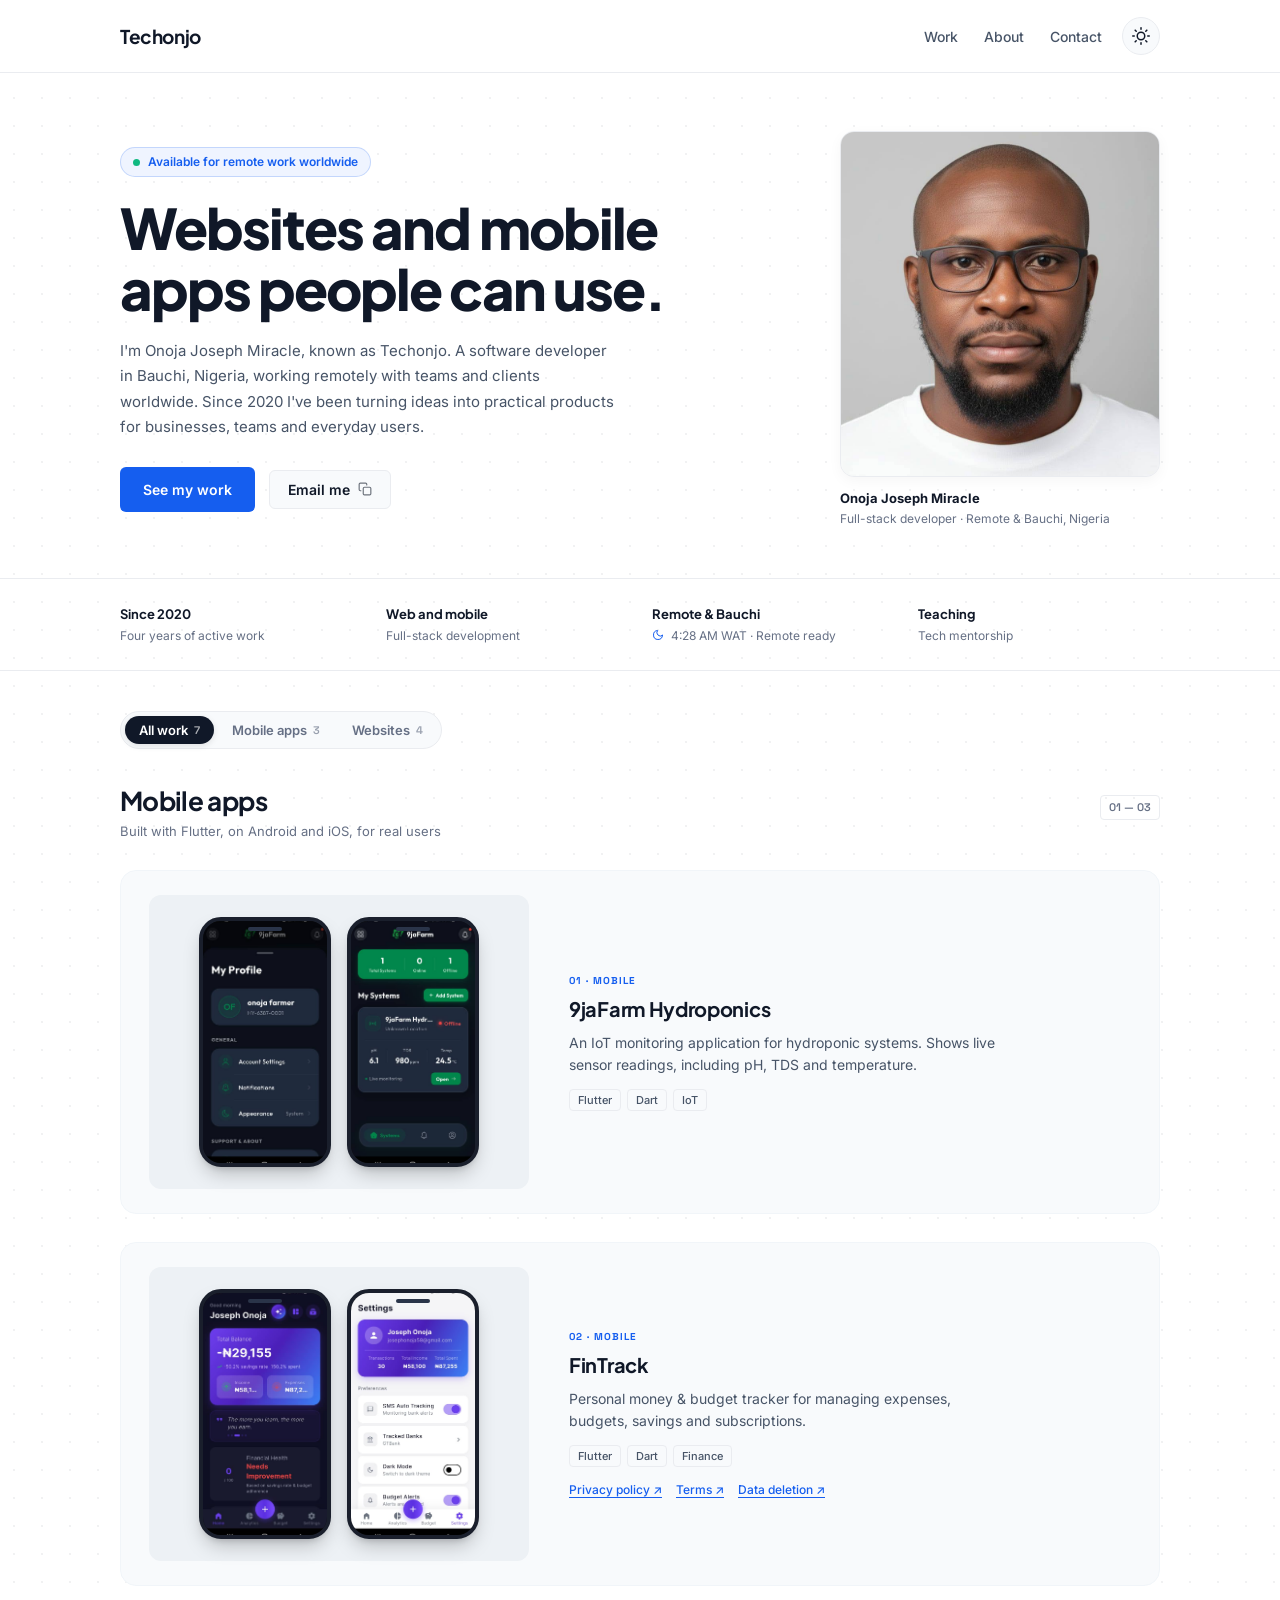
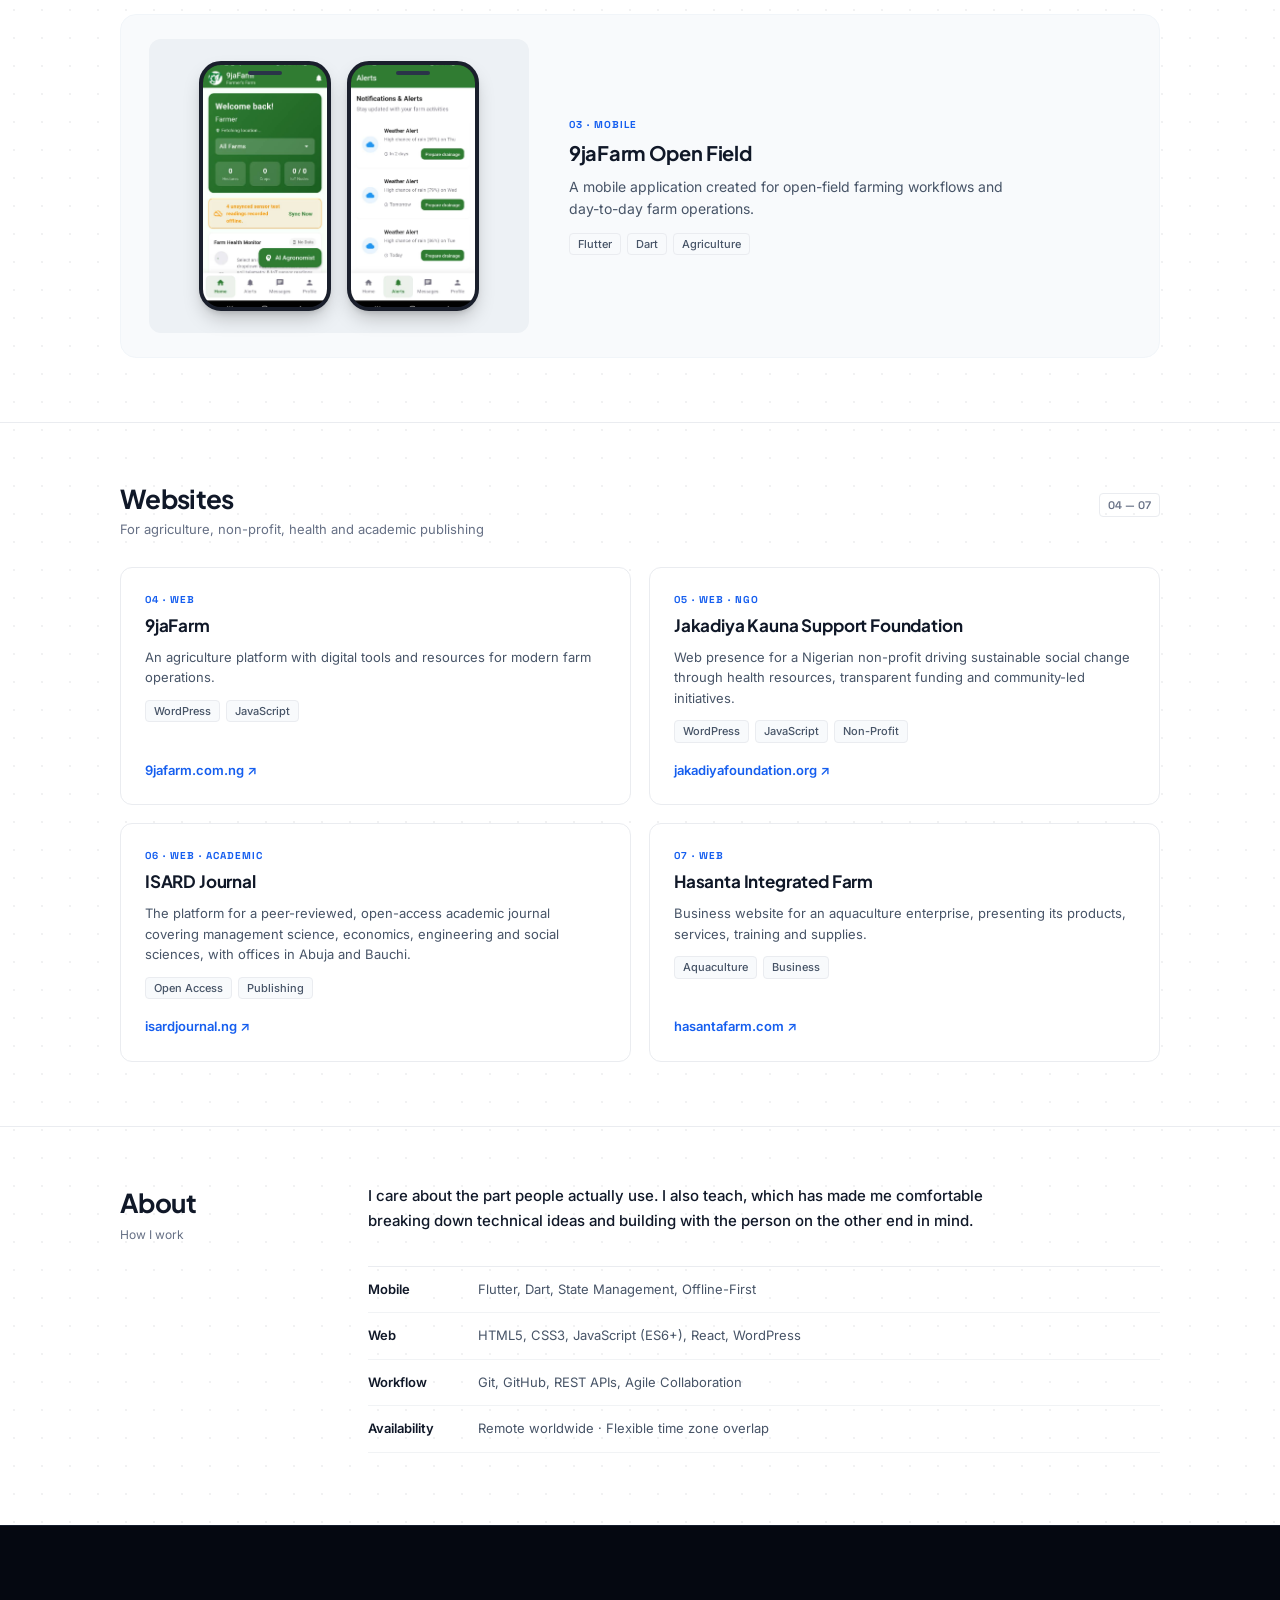
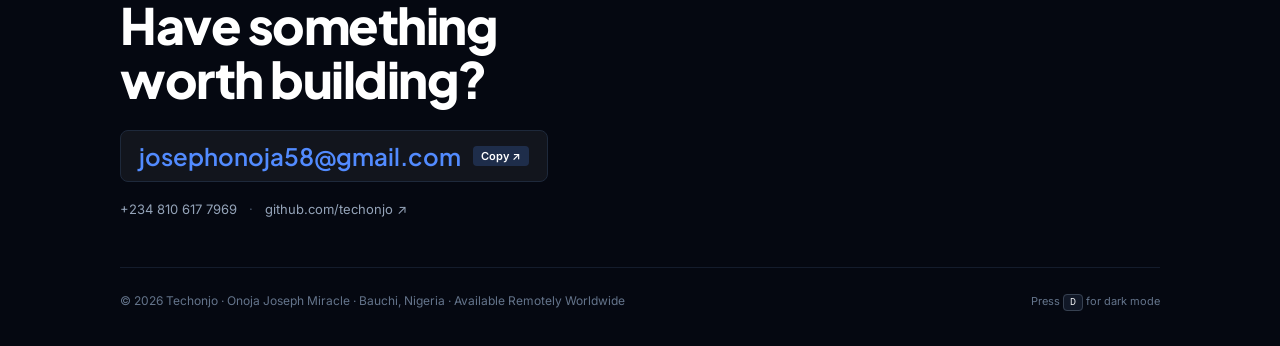
<file: index.html>
<!DOCTYPE html>
<html lang="en" data-theme="light">
<head>
  <meta charset="UTF-8">
  <meta name="viewport" content="width=device-width, initial-scale=1.0">
  <meta name="description" content="Techonjo — Onoja Joseph Miracle, software developer building websites and mobile applications people can use.">
  <title>Techonjo — Software Developer</title>
  <link rel="preconnect" href="https://fonts.googleapis.com">
  <link rel="preconnect" href="https://fonts.gstatic.com" crossorigin>
  <link href="https://fonts.googleapis.com/css2?family=Inter:wght@400;500;600;700&family=Plus+Jakarta+Sans:wght@600;700;800&family=Space+Grotesk:wght@500;600;700&display=swap" rel="stylesheet">
  <link rel="stylesheet" href="styles.css">
  <script>
    (function() {
      const saved = localStorage.getItem('techonjo-theme');
      if (saved) {
        document.documentElement.setAttribute('data-theme', saved);
      } else if (window.matchMedia && window.matchMedia('(prefers-color-scheme: dark)').matches) {
        document.documentElement.setAttribute('data-theme', 'dark');
      }
    })();
  </script>
</head>
<body class="blueprint-grid">

  <!-- Toast Notification for Copying Email -->
  <div class="toast" id="toast" role="status" aria-live="polite">
    <svg class="toast-svg" width="16" height="16" viewBox="0 0 24 24" fill="none" stroke="#10b981" stroke-width="2.5" stroke-linecap="round" stroke-linejoin="round">
      <polyline points="20 6 9 17 4 12"></polyline>
    </svg>
    <span id="toast-msg">Email copied to clipboard</span>
  </div>

  <!-- Navigation -->
  <header class="nav-wrapper">
    <div class="nav-inner">
      <a class="brand" href="#home">Techonjo</a>
      
      <div class="nav-right">
        <nav class="nav-links">
          <a href="#work">Work</a>
          <a href="#about">About</a>
          <a href="#contact">Contact</a>
        </nav>

        <!-- Dark Mode Toggle Button -->
        <button class="theme-toggle" id="theme-toggle" aria-label="Toggle theme" title="Toggle dark mode (or press D)">
          <svg class="sun-icon" viewBox="0 0 24 24" width="18" height="18" fill="none" stroke="currentColor" stroke-width="2" stroke-linecap="round" stroke-linejoin="round">
            <circle cx="12" cy="12" r="5"></circle>
            <line x1="12" y1="1" x2="12" y2="3"></line>
            <line x1="12" y1="21" x2="12" y2="23"></line>
            <line x1="4.22" y1="4.22" x2="5.64" y2="5.64"></line>
            <line x1="18.36" y1="18.36" x2="19.78" y2="19.78"></line>
            <line x1="1" y1="12" x2="3" y2="12"></line>
            <line x1="21" y1="12" x2="23" y2="12"></line>
            <line x1="4.22" y1="19.78" x2="5.64" y2="18.36"></line>
            <line x1="18.36" y1="5.64" x2="19.78" y2="4.22"></line>
          </svg>
          <svg class="moon-icon" viewBox="0 0 24 24" width="18" height="18" fill="none" stroke="currentColor" stroke-width="2" stroke-linecap="round" stroke-linejoin="round">
            <path d="M21 12.79A9 9 0 1 1 11.21 3 7 7 0 0 0 21 12.79z"></path>
          </svg>
        </button>

        <button class="hamburger" id="hamburger" aria-label="Open menu">
          <span></span><span></span><span></span>
        </button>
      </div>
    </div>
  </header>

  <!-- Mobile Nav Overlay -->
  <div class="mobile-nav" id="mobile-nav">
    <button class="close-btn" id="close-nav" aria-label="Close menu">✕</button>
    <a href="#work" class="mob-link">Work</a>
    <a href="#about" class="mob-link">About</a>
    <a href="#contact" class="mob-link">Contact</a>
    <button class="mob-theme-toggle" id="mob-theme-toggle">
      <svg width="16" height="16" viewBox="0 0 24 24" fill="none" stroke="currentColor" stroke-width="2" stroke-linecap="round" stroke-linejoin="round">
        <path d="M21 12.79A9 9 0 1 1 11.21 3 7 7 0 0 0 21 12.79z"></path>
      </svg>
      <span>Switch Theme</span>
    </button>
    <a href="mailto:josephonoja58@gmail.com" class="mob-email">josephonoja58@gmail.com ↗</a>
  </div>

  <main>
    <!-- Hero Section -->
    <section class="hero-section" id="home">
      <div class="container hero-grid">
        <div class="hero-content">
          <div class="status-pill">
            <span class="pulse-dot"></span>
            <span id="hero-status-text">Available for remote work worldwide</span>
          </div>

          <h1 class="hero-title">Websites and mobile<br>apps people can use.</h1>
          <p class="hero-lead">
            I'm Onoja Joseph Miracle, known as Techonjo. A software developer in Bauchi, Nigeria, working remotely with teams and clients worldwide. Since 2020 I've been turning ideas into practical products for businesses, teams and everyday users.
          </p>

          <div class="hero-actions">
            <a class="btn btn-primary" href="#work">See my work</a>
            <!-- One-click copy email button with subtle copy feedback -->
            <button class="btn btn-copy" id="hero-copy-email" title="Click to copy email address" data-email="josephonoja58@gmail.com">
              <span class="btn-copy-text">Email me</span>
              <svg class="copy-svg" width="14" height="14" viewBox="0 0 24 24" fill="none" stroke="currentColor" stroke-width="2" stroke-linecap="round" stroke-linejoin="round">
                <rect x="9" y="9" width="13" height="13" rx="2" ry="2"></rect>
                <path d="M5 15H4a2 2 0 0 1-2-2V4a2 2 0 0 1 2-2h9a2 2 0 0 1 2 2v1"></path>
              </svg>
            </button>
          </div>
        </div>

        <div class="hero-portrait-col">
          <div class="portrait-card">
            <img src="assets/profile.jpg" alt="Onoja Joseph Miracle">
          </div>
          <div class="portrait-caption">
            <strong>Onoja Joseph Miracle</strong>
            <span>Full-stack developer · Remote &amp; Bauchi, Nigeria</span>
          </div>
        </div>
      </div>
    </section>

    <!-- Stats Bar -->
    <section class="stats-section">
      <div class="container stats-grid">
        <div class="stat-item">
          <span class="stat-title">Since 2020</span>
          <span class="stat-desc">Four years of active work</span>
        </div>
        <div class="stat-item">
          <span class="stat-title">Web and mobile</span>
          <span class="stat-desc">Full-stack development</span>
        </div>
        <div class="stat-item">
          <span class="stat-title" id="bauchi-title">Remote &amp; Bauchi</span>
          <span class="stat-desc" id="bauchi-time">Loading local time...</span>
        </div>
        <div class="stat-item">
          <span class="stat-title">Teaching</span>
          <span class="stat-desc">Tech mentorship</span>
        </div>
      </div>
    </section>

    <!-- Interactive Filter Strip -->
    <section class="filter-section" id="work">
      <div class="container filter-container">
        <div class="filter-pills" role="tablist" aria-label="Project category filter">
          <button class="filter-btn active" data-filter="all" role="tab" aria-selected="true">
            All work <span class="filter-count">7</span>
          </button>
          <button class="filter-btn" data-filter="mobile" role="tab" aria-selected="false">
            Mobile apps <span class="filter-count">3</span>
          </button>
          <button class="filter-btn" data-filter="websites" role="tab" aria-selected="false">
            Websites <span class="filter-count">4</span>
          </button>
        </div>
      </div>
    </section>

    <!-- Mobile Apps Section -->
    <section class="work-section project-group" id="group-mobile">
      <div class="container">
        <div class="section-header">
          <div>
            <h2>Mobile apps</h2>
            <p class="section-tagline">Built with Flutter, on Android and iOS, for real users</p>
          </div>
          <span class="section-badge">01 — 03</span>
        </div>

        <div class="apps-list">
          <!-- App 1: 9jaFarm Hydroponics -->
          <article class="app-card" data-tilt>
            <div class="app-visual">
              <div class="phone-frame phone-back" title="Tap to bring forward">
                <div class="phone-notch"></div>
                <img src="assets/hydropro.jpeg" alt="9jaFarm Hydroponics status screen">
              </div>
              <div class="phone-frame phone-front" title="Tap to bring forward">
                <div class="phone-notch"></div>
                <img src="assets/9jafarm-farmer.jpg" alt="9jaFarm Farmer app screen">
              </div>
            </div>
            <div class="app-info">
              <div class="project-tag-num">01 · MOBILE</div>
              <h3>9jaFarm Hydroponics</h3>
              <p>An IoT monitoring application for hydroponic systems. Shows live sensor readings, including pH, TDS and temperature.</p>
              <div class="tags-row">
                <span class="pill-tag">Flutter</span>
                <span class="pill-tag">Dart</span>
                <span class="pill-tag">IoT</span>
              </div>
            </div>
          </article>

          <!-- App 2: FinTrack -->
          <article class="app-card" data-tilt>
            <div class="app-visual">
              <div class="phone-frame phone-back" title="Tap to bring forward">
                <div class="phone-notch"></div>
                <img src="assets/Fintrack.jpeg" alt="FinTrack dark screen">
              </div>
              <div class="phone-frame phone-front" title="Tap to bring forward">
                <div class="phone-notch"></div>
                <img src="assets/fintrackwhite.jpeg" alt="FinTrack light screen">
              </div>
            </div>
            <div class="app-info">
              <div class="project-tag-num">02 · MOBILE</div>
              <h3>FinTrack</h3>
              <p>Personal money &amp; budget tracker for managing expenses, budgets, savings and subscriptions.</p>
              <div class="tags-row">
                <span class="pill-tag">Flutter</span>
                <span class="pill-tag">Dart</span>
                <span class="pill-tag">Finance</span>
              </div>
              <div class="app-links">
                <a href="fintrack-privacy-policy.html">Privacy policy ↗</a>
                <a href="fintrack-terms.html">Terms ↗</a>
                <a href="fintrack-deletion.html">Data deletion ↗</a>
              </div>
            </div>
          </article>

          <!-- App 3: 9jaFarm Open Field -->
          <article class="app-card" data-tilt>
            <div class="app-visual">
              <div class="phone-frame phone-back" title="Tap to bring forward">
                <div class="phone-notch"></div>
                <img src="assets/9jafarm-hydroponics.jpg" alt="9jaFarm Open Field dashboard">
              </div>
              <div class="phone-frame phone-front" title="Tap to bring forward">
                <div class="phone-notch"></div>
                <img src="assets/9jafarmweather.jpeg" alt="9jaFarm Open Field weather screen">
              </div>
            </div>
            <div class="app-info">
              <div class="project-tag-num">03 · MOBILE</div>
              <h3>9jaFarm Open Field</h3>
              <p>A mobile application created for open-field farming workflows and day-to-day farm operations.</p>
              <div class="tags-row">
                <span class="pill-tag">Flutter</span>
                <span class="pill-tag">Dart</span>
                <span class="pill-tag">Agriculture</span>
              </div>
            </div>
          </article>
        </div>
      </div>
    </section>

    <!-- Websites Section -->
    <section class="websites-section project-group" id="group-websites">
      <div class="container">
        <div class="section-header">
          <div>
            <h2>Websites</h2>
            <p class="section-tagline">For agriculture, non-profit, health and academic publishing</p>
          </div>
          <span class="section-badge">04 — 07</span>
        </div>

        <div class="websites-grid">
          <!-- Card 1: 9jaFarm -->
          <div class="web-card">
            <div class="web-card-top">
              <div class="project-tag-num">04 · WEB</div>
              <h3>9jaFarm</h3>
              <p>An agriculture platform with digital tools and resources for modern farm operations.</p>
              <div class="tags-row">
                <span class="pill-tag">WordPress</span>
                <span class="pill-tag">JavaScript</span>
              </div>
            </div>
            <a class="web-link" href="https://9jafarm.com.ng" target="_blank" rel="noopener">9jafarm.com.ng ↗</a>
          </div>

          <!-- Card 2: Jakadiya Kauna Support Foundation -->
          <div class="web-card">
            <div class="web-card-top">
              <div class="project-tag-num">05 · WEB · NGO</div>
              <h3>Jakadiya Kauna Support Foundation</h3>
              <p>Web presence for a Nigerian non-profit driving sustainable social change through health resources, transparent funding and community-led initiatives.</p>
              <div class="tags-row">
                <span class="pill-tag">WordPress</span>
                <span class="pill-tag">JavaScript</span>
                <span class="pill-tag">Non-Profit</span>
              </div>
            </div>
            <a class="web-link" href="https://jakadiyafoundation.org" target="_blank" rel="noopener">jakadiyafoundation.org ↗</a>
          </div>

          <!-- Card 3: ISARD Journal -->
          <div class="web-card">
            <div class="web-card-top">
              <div class="project-tag-num">06 · WEB · ACADEMIC</div>
              <h3>ISARD Journal</h3>
              <p>The platform for a peer-reviewed, open-access academic journal covering management science, economics, engineering and social sciences, with offices in Abuja and Bauchi.</p>
              <div class="tags-row">
                <span class="pill-tag">Open Access</span>
                <span class="pill-tag">Publishing</span>
              </div>
            </div>
            <a class="web-link" href="https://isardjournal.ng" target="_blank" rel="noopener">isardjournal.ng ↗</a>
          </div>

          <!-- Card 4: Hasanta Integrated Farm -->
          <div class="web-card">
            <div class="web-card-top">
              <div class="project-tag-num">07 · WEB</div>
              <h3>Hasanta Integrated Farm</h3>
              <p>Business website for an aquaculture enterprise, presenting its products, services, training and supplies.</p>
              <div class="tags-row">
                <span class="pill-tag">Aquaculture</span>
                <span class="pill-tag">Business</span>
              </div>
            </div>
            <a class="web-link" href="https://hasantafarm.com" target="_blank" rel="noopener">hasantafarm.com ↗</a>
          </div>
        </div>
      </div>
    </section>

    <!-- About Section -->
    <section class="about-section" id="about">
      <div class="container about-grid">
        <div class="about-left">
          <h2>About</h2>
          <span class="about-subhead">How I work</span>
        </div>
        <div class="about-right">
          <p class="about-lead">
            I care about the part people actually use. I also teach, which has made me comfortable breaking down technical ideas and building with the person on the other end in mind.
          </p>

          <div class="skills-table">
            <div class="skill-row">
              <span class="skill-label">Mobile</span>
              <span class="skill-value">Flutter, Dart, State Management, Offline-First</span>
            </div>
            <div class="skill-row">
              <span class="skill-label">Web</span>
              <span class="skill-value">HTML5, CSS3, JavaScript (ES6+), React, WordPress</span>
            </div>
            <div class="skill-row">
              <span class="skill-label">Workflow</span>
              <span class="skill-value">Git, GitHub, REST APIs, Agile Collaboration</span>
            </div>
            <div class="skill-row">
              <span class="skill-label">Availability</span>
              <span class="skill-value">Remote worldwide · Flexible time zone overlap</span>
            </div>
          </div>
        </div>
      </div>
    </section>
  </main>

  <!-- Dark Footer / Contact Section -->
  <footer class="footer-dark" id="contact">
    <div class="container footer-container">
      <div class="footer-top">
        <h2 class="footer-heading">Have something<br>worth building?</h2>
        
        <!-- Interactive Copy Email in Footer -->
        <div class="footer-email-box">
          <button class="footer-email-btn" id="footer-copy-email" data-email="josephonoja58@gmail.com" title="Click to copy email address">
            <span>josephonoja58@gmail.com</span>
            <span class="copy-badge">Copy ↗</span>
          </button>
        </div>

        <div class="footer-contacts">
          <a href="tel:+2348106177969">+234 810 617 7969</a>
          <span class="footer-sep">·</span>
          <a href="https://github.com/techonjo" target="_blank" rel="noopener">github.com/techonjo ↗</a>
        </div>
      </div>

      <div class="footer-bottom">
        <p>© 2026 Techonjo · Onoja Joseph Miracle · Bauchi, Nigeria · Available Remotely Worldwide</p>
        <span class="footer-shortcuts">Press <kbd>D</kbd> for dark mode</span>
      </div>
    </div>
  </footer>

  <script src="script.js"></script>
</body>
</html>
</file>
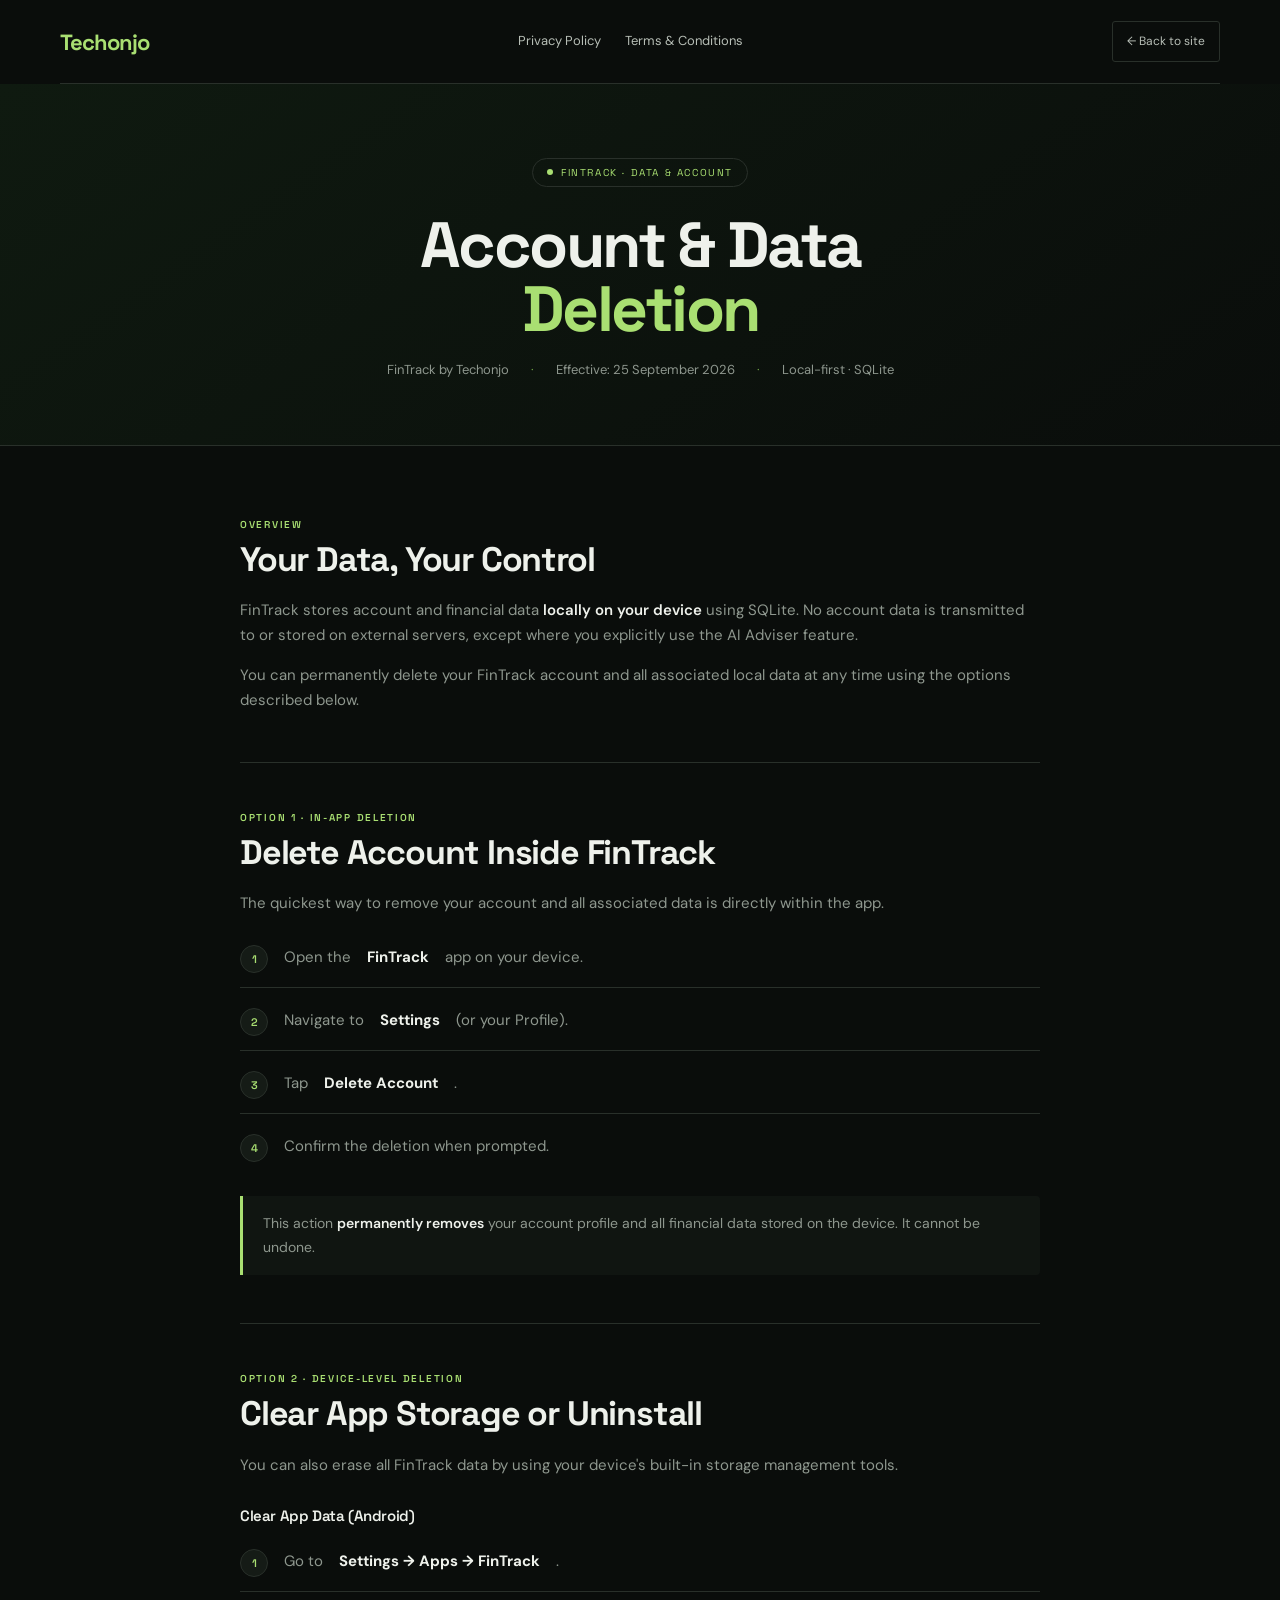
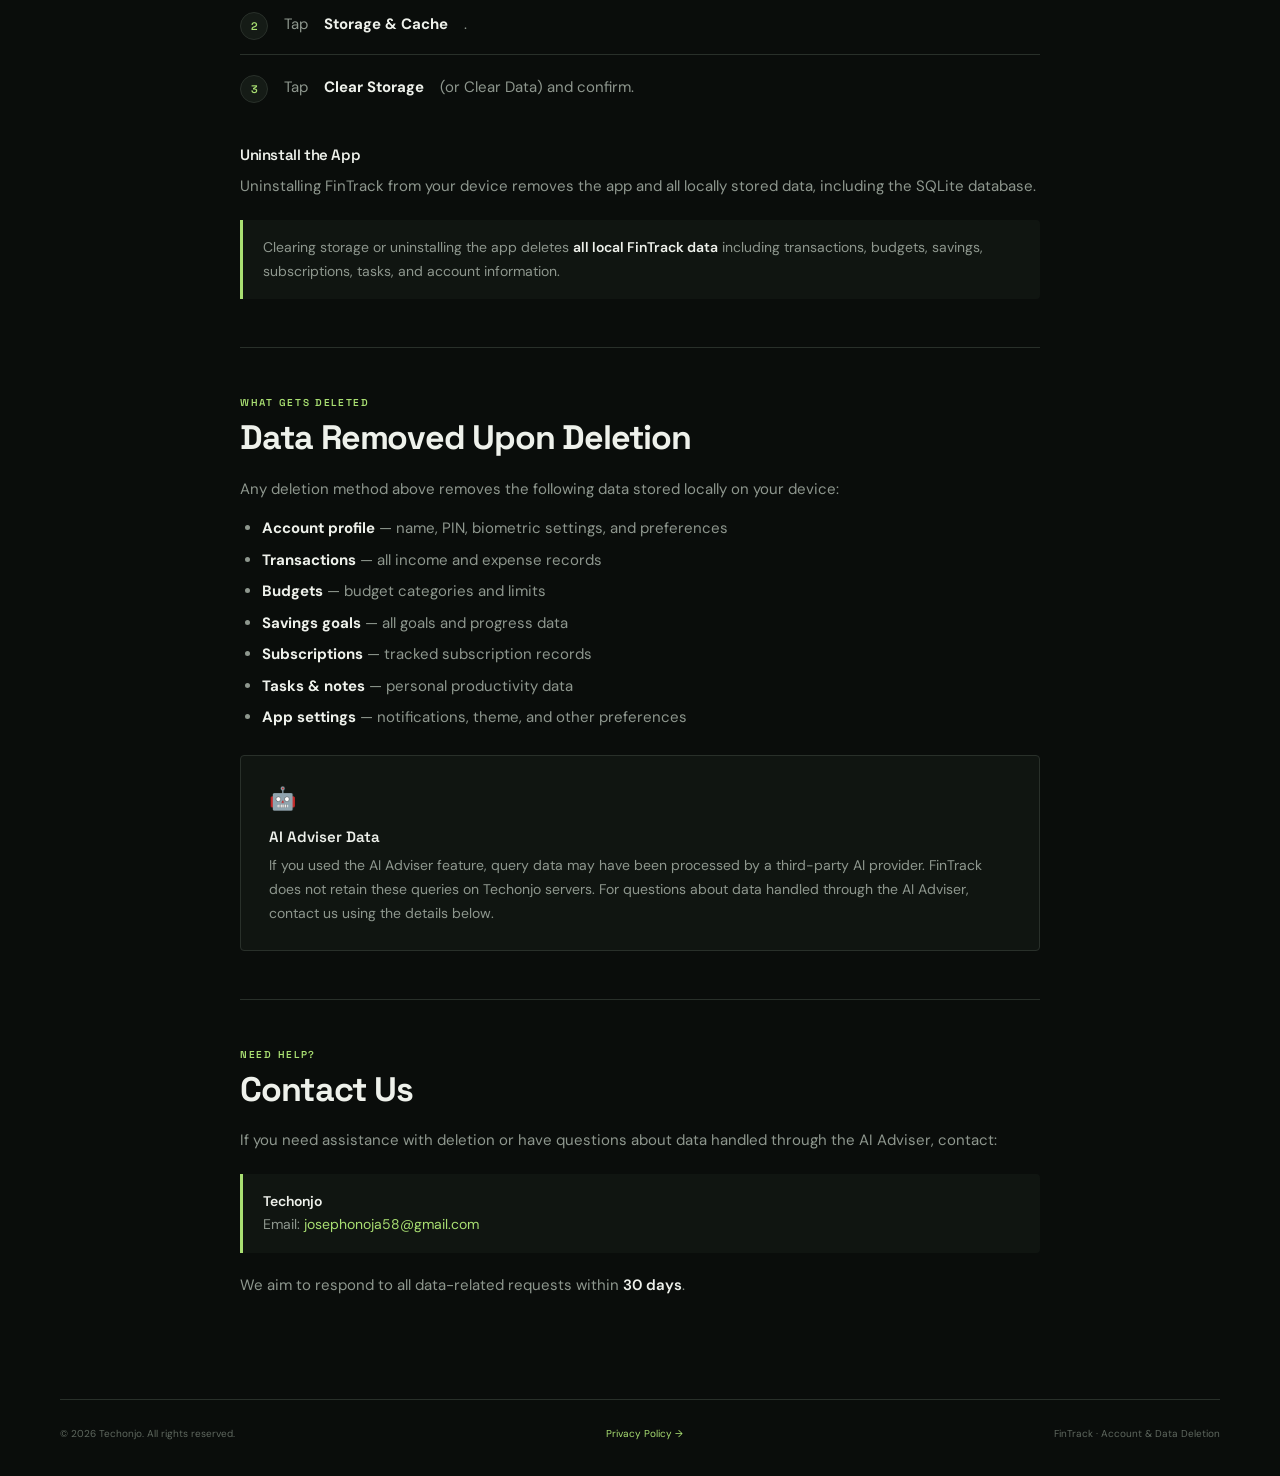
<file: fintrack-deletion.html>
<!DOCTYPE html>
<html lang="en">
<head>
  <meta charset="UTF-8">
  <meta name="viewport" content="width=device-width, initial-scale=1.0">
  <meta name="description" content="FinTrack Account & Data Deletion — how to delete your FinTrack account and locally stored data.">
  <title>Account &amp; Data Deletion — FinTrack by Techonjo</title>
  <link rel="preconnect" href="https://fonts.googleapis.com">
  <link rel="preconnect" href="https://fonts.gstatic.com" crossorigin>
  <link href="https://fonts.googleapis.com/css2?family=DM+Sans:wght@400;500;600;700&family=Space+Grotesk:wght@500;600;700&display=swap" rel="stylesheet">
  <style>
    :root{--bg:#0a0d0b;--panel:#101511;--panel2:#151b16;--text:#eef1eb;--muted:#8e978e;--line:#29302a;--green:#a9df72;--green2:#6f9f45;--max:800px}
    *,*::before,*::after{box-sizing:border-box;margin:0;padding:0}
    html{scroll-behavior:smooth}
    body{background:var(--bg);color:var(--text);font-family:"DM Sans",sans-serif;line-height:1.7}
    a{color:var(--green);text-decoration:none}
    a:hover{text-decoration:underline}

    /* Nav */
    .nav{width:min(1160px,calc(100% - 44px));height:84px;margin:auto;border-bottom:1px solid var(--line);display:flex;align-items:center;justify-content:space-between}
    .brand{font:700 22px "Space Grotesk";letter-spacing:-1px;color:var(--green)}
    .nav-links{display:flex;gap:24px}
    .nav-links a{font-size:13px;color:#b7beb6}
    .nav-links a:hover{color:var(--green);text-decoration:none}
    .back-btn{border:1px solid var(--line);padding:9px 14px;border-radius:3px;font-size:12px;color:#b7beb6;display:flex;align-items:center;gap:6px;transition:color .2s,border-color .2s}
    .back-btn:hover{color:var(--green);border-color:var(--green);text-decoration:none}

    /* Hero banner */
    .hero-banner{border-bottom:1px solid var(--line);background:linear-gradient(145deg,#0f1a10,#0a0d0b);padding:72px 22px 64px;text-align:center}
    .hero-banner .pill{display:inline-flex;align-items:center;gap:8px;border:1px solid var(--line);border-radius:999px;padding:5px 14px;font-size:10px;font-family:"Space Grotesk",sans-serif;letter-spacing:1.6px;text-transform:uppercase;color:var(--green);margin-bottom:26px}
    .hero-banner .pill span{display:inline-block;width:6px;height:6px;border-radius:50%;background:var(--green)}
    .hero-banner h1{font:700 clamp(38px,6vw,64px) "Space Grotesk";letter-spacing:-2.5px;line-height:1;margin-bottom:18px}
    .hero-banner h1 em{font-style:normal;color:var(--green)}
    .hero-banner .meta{color:var(--muted);font-size:13px;display:flex;justify-content:center;gap:22px;flex-wrap:wrap}
    .hero-banner .meta span+span::before{content:"·";margin-right:22px;color:var(--green2)}

    /* Content */
    .doc-wrap{width:min(var(--max),calc(100% - 44px));margin:72px auto 100px}

    /* Sections */
    .doc-section{border-top:1px solid var(--line);padding-top:48px;margin-top:48px}
    .doc-section:first-of-type{border-top:none;margin-top:0;padding-top:0}
    .section-num{font:600 10px "Space Grotesk";letter-spacing:1.7px;text-transform:uppercase;color:var(--green);margin-bottom:10px}
    h2.section-title{font:700 clamp(24px,4vw,34px) "Space Grotesk";letter-spacing:-1.2px;line-height:1.1;margin-bottom:20px}
    h3.sub-title{font:600 15px "Space Grotesk";letter-spacing:-0.4px;color:var(--text);margin:28px 0 10px}
    p{color:var(--muted);font-size:15px;margin-bottom:14px}
    p:last-child{margin-bottom:0}
    p strong{color:var(--text);font-weight:600}
    ul,ol.content-list{padding-left:22px;margin-bottom:14px}
    li{color:var(--muted);font-size:15px;margin-bottom:6px;line-height:1.7}
    li strong{color:var(--text)}

    /* Highlight */
    .highlight{border-left:3px solid var(--green);background:var(--panel);padding:16px 20px;border-radius:0 4px 4px 0;margin:20px 0}
    .highlight p{font-size:14px;margin:0}

    /* Numbered steps */
    .steps{counter-reset:step;padding-left:0;list-style:none;margin-bottom:14px}
    .steps li{counter-increment:step;display:flex;gap:16px;align-items:flex-start;padding:14px 0;border-bottom:1px solid var(--line);color:var(--muted);font-size:15px}
    .steps li:last-child{border-bottom:none}
    .steps li::before{content:counter(step);flex-shrink:0;width:28px;height:28px;border-radius:50%;background:var(--panel2);border:1px solid var(--line);display:flex;align-items:center;justify-content:center;font:600 11px "Space Grotesk";color:var(--green);line-height:28px;text-align:center}

    /* Info card */
    .info-card{background:var(--panel);border:1px solid var(--line);border-radius:4px;padding:24px 28px;margin:24px 0}
    .info-card .card-icon{font-size:22px;margin-bottom:10px}
    .info-card h3{font:600 15px "Space Grotesk";color:var(--text);margin-bottom:8px}
    .info-card p{font-size:14px;margin:0}

    /* Footer */
    footer{width:min(1160px,calc(100% - 44px));margin:auto;border-top:1px solid var(--line);padding:25px 0 34px;color:#5f685f;font-size:10px;display:flex;justify-content:space-between;flex-wrap:wrap;gap:8px}
    footer a{color:var(--green);font-size:10px}

    /* Responsive */
    @media(max-width:640px){.nav-links{display:none}}
    @media(max-width:480px){.nav,footer{width:calc(100% - 28px)}.doc-wrap{width:calc(100% - 28px)}}
  </style>
</head>
<body>

  <nav class="nav" role="navigation" aria-label="Site navigation">
    <a class="brand" href="index.html">Techonjo</a>
    <div class="nav-links">
      <a href="fintrack-privacy-policy.html">Privacy Policy</a>
      <a href="fintrack-terms.html">Terms &amp; Conditions</a>
    </div>
    <a class="back-btn" href="index.html">&#8592; Back to site</a>
  </nav>

  <div class="hero-banner" role="banner">
    <div class="pill"><span></span>FinTrack &middot; Data &amp; Account</div>
    <h1>Account &amp; Data<br><em>Deletion</em></h1>
    <div class="meta">
      <span>FinTrack by Techonjo</span>
      <span>Effective: 25 September 2026</span>
      <span>Local-first &middot; SQLite</span>
    </div>
  </div>

  <main class="doc-wrap" id="main-content">

    <!-- Overview -->
    <section class="doc-section" id="s1">
      <div class="section-num">Overview</div>
      <h2 class="section-title">Your Data, Your Control</h2>
      <p>FinTrack stores account and financial data <strong>locally on your device</strong> using SQLite. No account data is transmitted to or stored on external servers, except where you explicitly use the AI Adviser feature.</p>
      <p>You can permanently delete your FinTrack account and all associated local data at any time using the options described below.</p>
    </section>

    <!-- Delete via App -->
    <section class="doc-section" id="s2">
      <div class="section-num">Option 1 &middot; In-App Deletion</div>
      <h2 class="section-title">Delete Account Inside FinTrack</h2>
      <p>The quickest way to remove your account and all associated data is directly within the app.</p>
      <ol class="steps">
        <li>Open the <strong>FinTrack</strong> app on your device.</li>
        <li>Navigate to <strong>Settings</strong> (or your Profile).</li>
        <li>Tap <strong>Delete Account</strong>.</li>
        <li>Confirm the deletion when prompted.</li>
      </ol>
      <div class="highlight">
        <p>This action <strong>permanently removes</strong> your account profile and all financial data stored on the device. It cannot be undone.</p>
      </div>
    </section>

    <!-- Delete via Device -->
    <section class="doc-section" id="s3">
      <div class="section-num">Option 2 &middot; Device-Level Deletion</div>
      <h2 class="section-title">Clear App Storage or Uninstall</h2>
      <p>You can also erase all FinTrack data by using your device's built-in storage management tools.</p>

      <h3 class="sub-title">Clear App Data (Android)</h3>
      <ol class="steps">
        <li>Go to <strong>Settings &rarr; Apps &rarr; FinTrack</strong>.</li>
        <li>Tap <strong>Storage &amp; Cache</strong>.</li>
        <li>Tap <strong>Clear Storage</strong> (or Clear Data) and confirm.</li>
      </ol>

      <h3 class="sub-title">Uninstall the App</h3>
      <p>Uninstalling FinTrack from your device removes the app and all locally stored data, including the SQLite database.</p>
      <div class="highlight">
        <p>Clearing storage or uninstalling the app deletes <strong>all local FinTrack data</strong> including transactions, budgets, savings, subscriptions, tasks, and account information.</p>
      </div>
    </section>

    <!-- What is deleted -->
    <section class="doc-section" id="s4">
      <div class="section-num">What Gets Deleted</div>
      <h2 class="section-title">Data Removed Upon Deletion</h2>
      <p>Any deletion method above removes the following data stored locally on your device:</p>
      <ul>
        <li><strong>Account profile</strong> &mdash; name, PIN, biometric settings, and preferences</li>
        <li><strong>Transactions</strong> &mdash; all income and expense records</li>
        <li><strong>Budgets</strong> &mdash; budget categories and limits</li>
        <li><strong>Savings goals</strong> &mdash; all goals and progress data</li>
        <li><strong>Subscriptions</strong> &mdash; tracked subscription records</li>
        <li><strong>Tasks &amp; notes</strong> &mdash; personal productivity data</li>
        <li><strong>App settings</strong> &mdash; notifications, theme, and other preferences</li>
      </ul>

      <div class="info-card">
        <div class="card-icon">&#129302;</div>
        <h3>AI Adviser Data</h3>
        <p>If you used the AI Adviser feature, query data may have been processed by a third-party AI provider. FinTrack does not retain these queries on Techonjo servers. For questions about data handled through the AI Adviser, contact us using the details below.</p>
      </div>
    </section>

    <!-- Contact -->
    <section class="doc-section" id="s5">
      <div class="section-num">Need Help?</div>
      <h2 class="section-title">Contact Us</h2>
      <p>If you need assistance with deletion or have questions about data handled through the AI Adviser, contact:</p>
      <div class="highlight">
        <p><strong>Techonjo</strong><br>Email: <a href="mailto:josephonoja58@gmail.com">josephonoja58@gmail.com</a></p>
      </div>
      <p>We aim to respond to all data-related requests within <strong>30 days</strong>.</p>
    </section>

  </main>

  <footer role="contentinfo">
    <span>&copy; 2026 Techonjo. All rights reserved.</span>
    <span><a href="fintrack-privacy-policy.html">Privacy Policy &rarr;</a></span>
    <span>FinTrack &middot; Account &amp; Data Deletion</span>
  </footer>

</body>
</html>
</file>
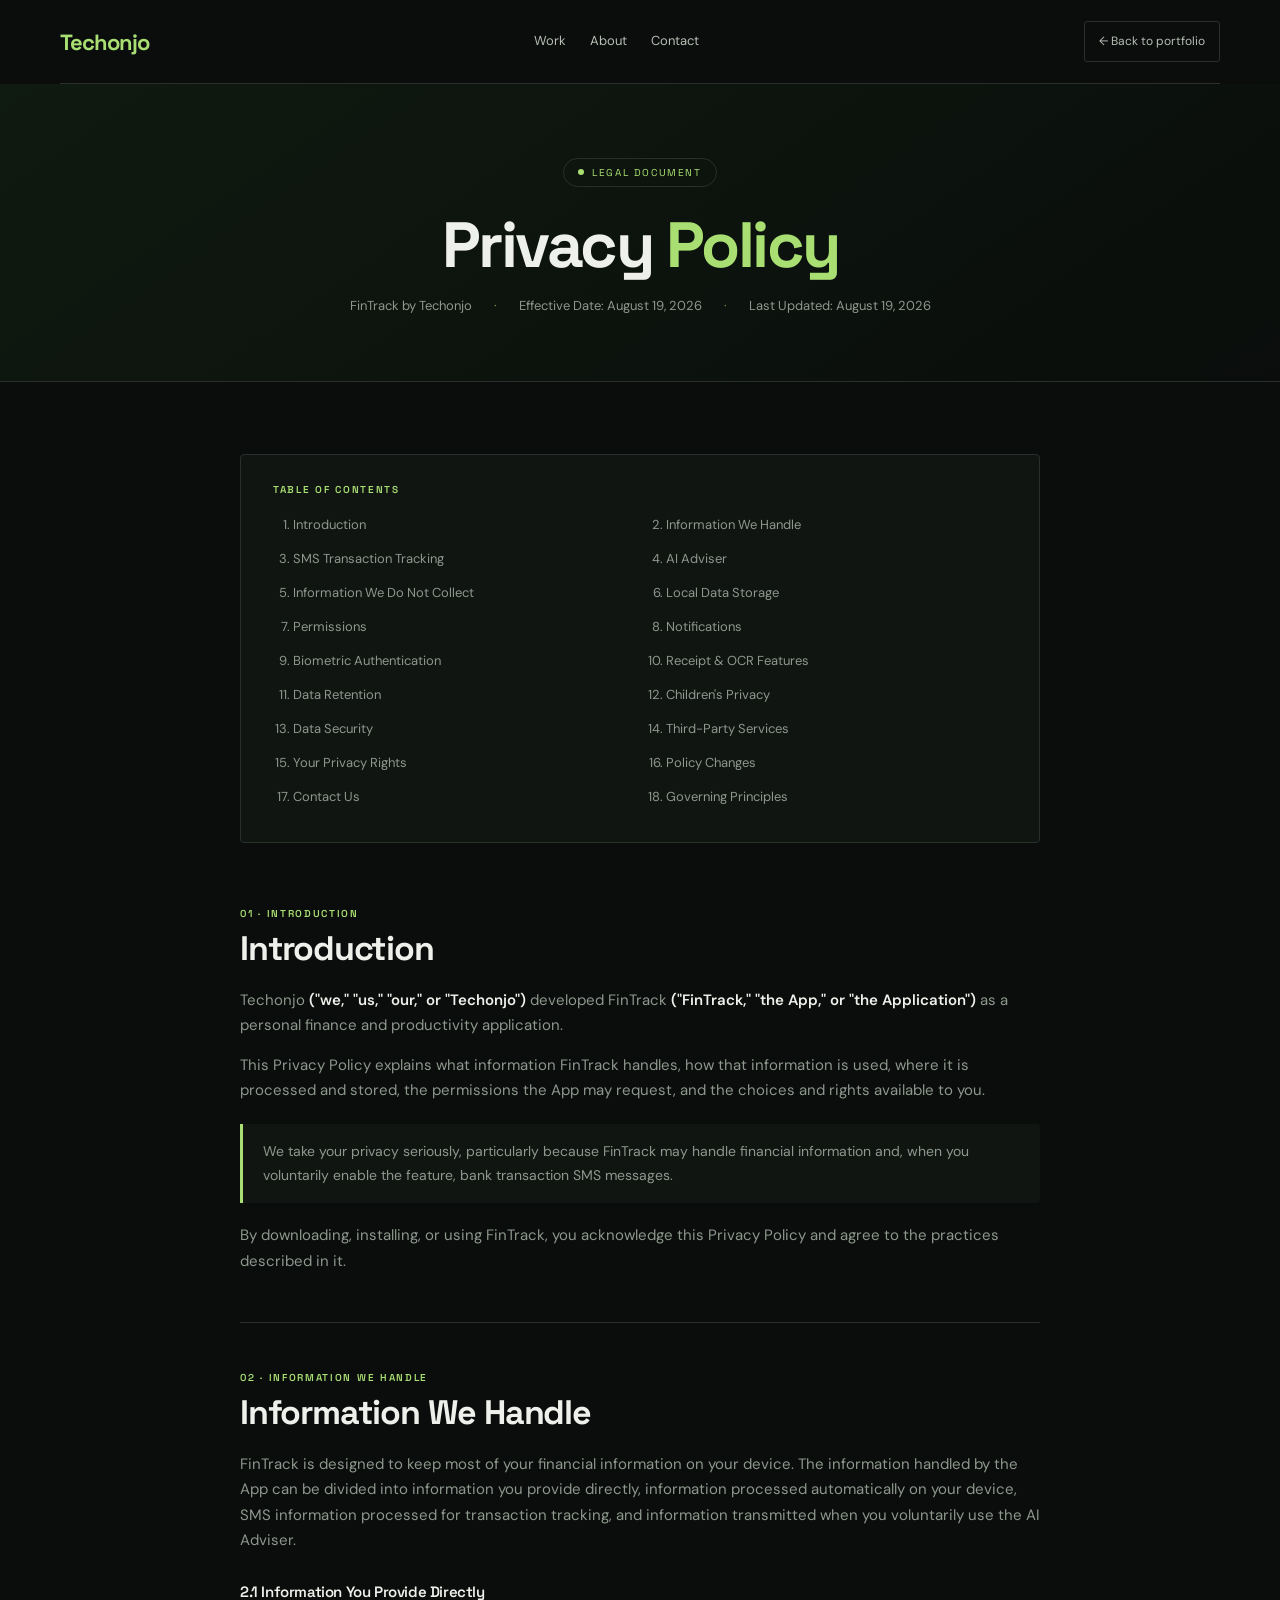
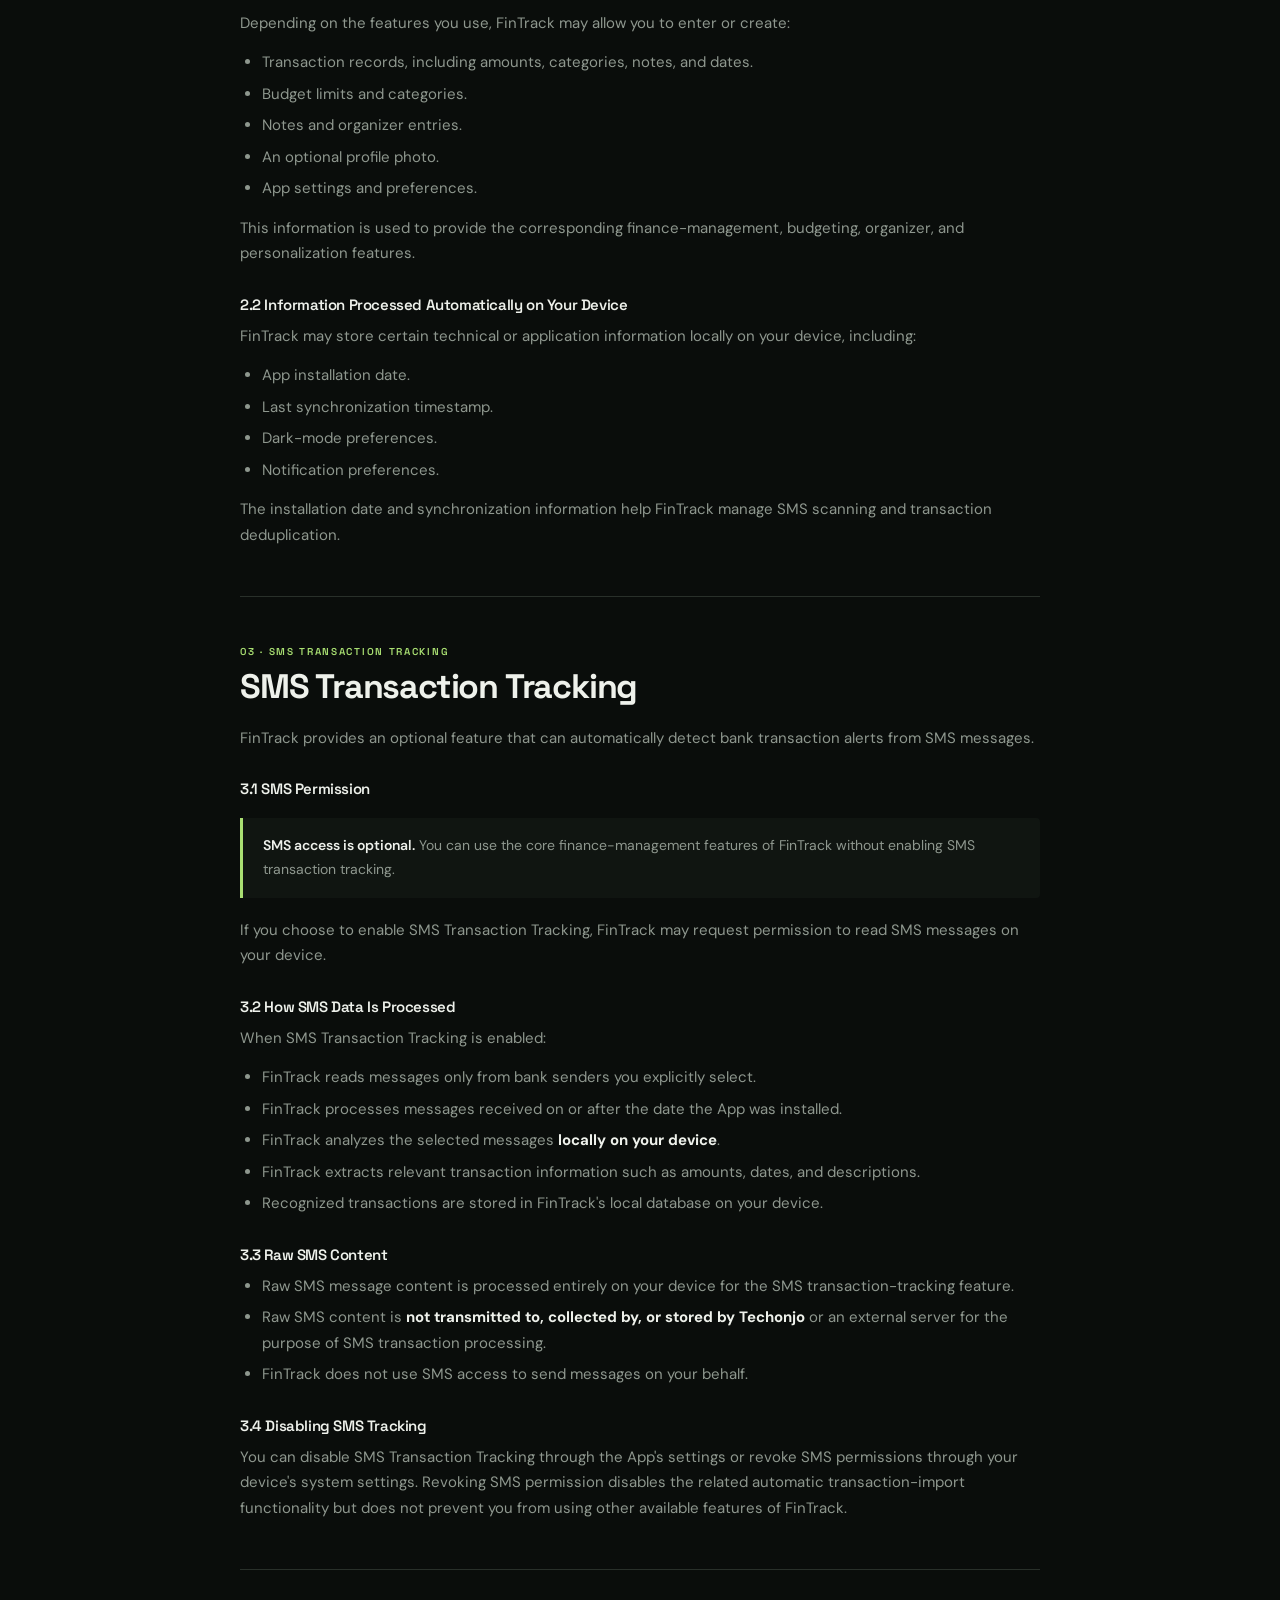
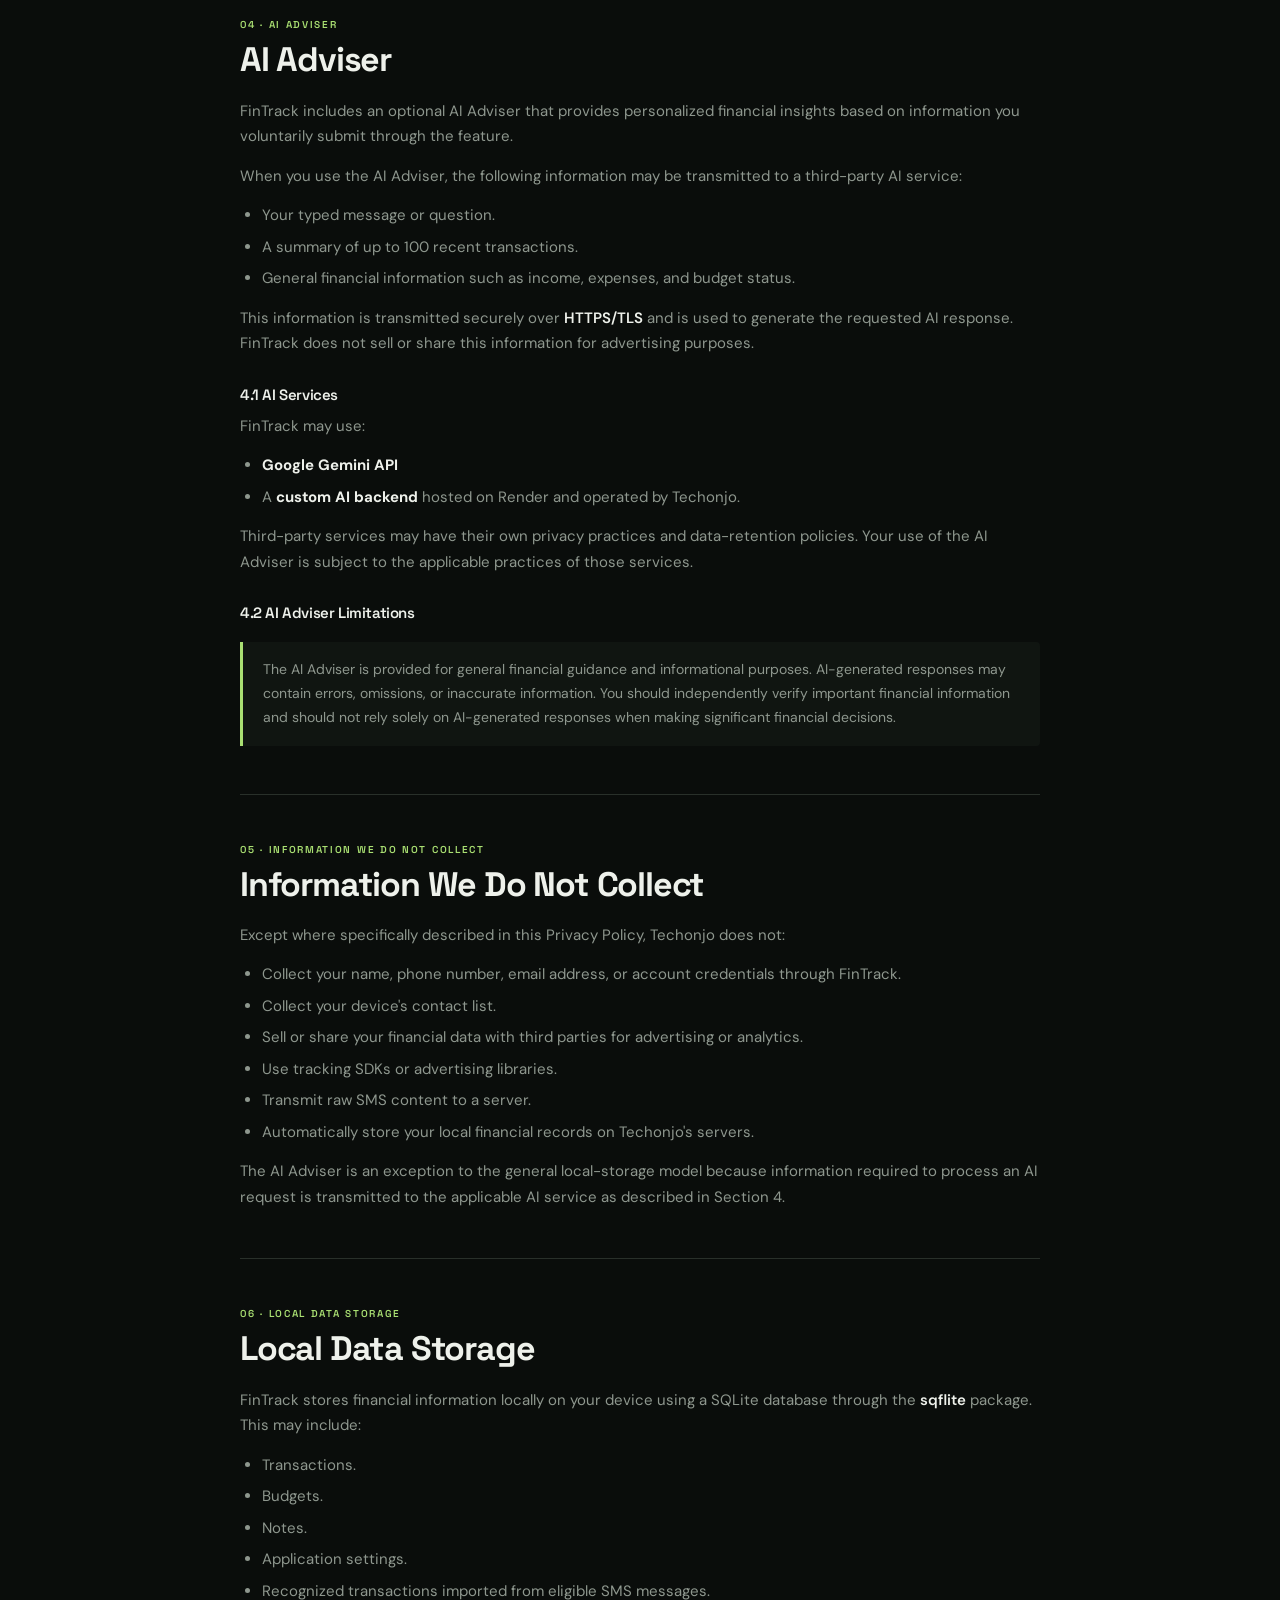
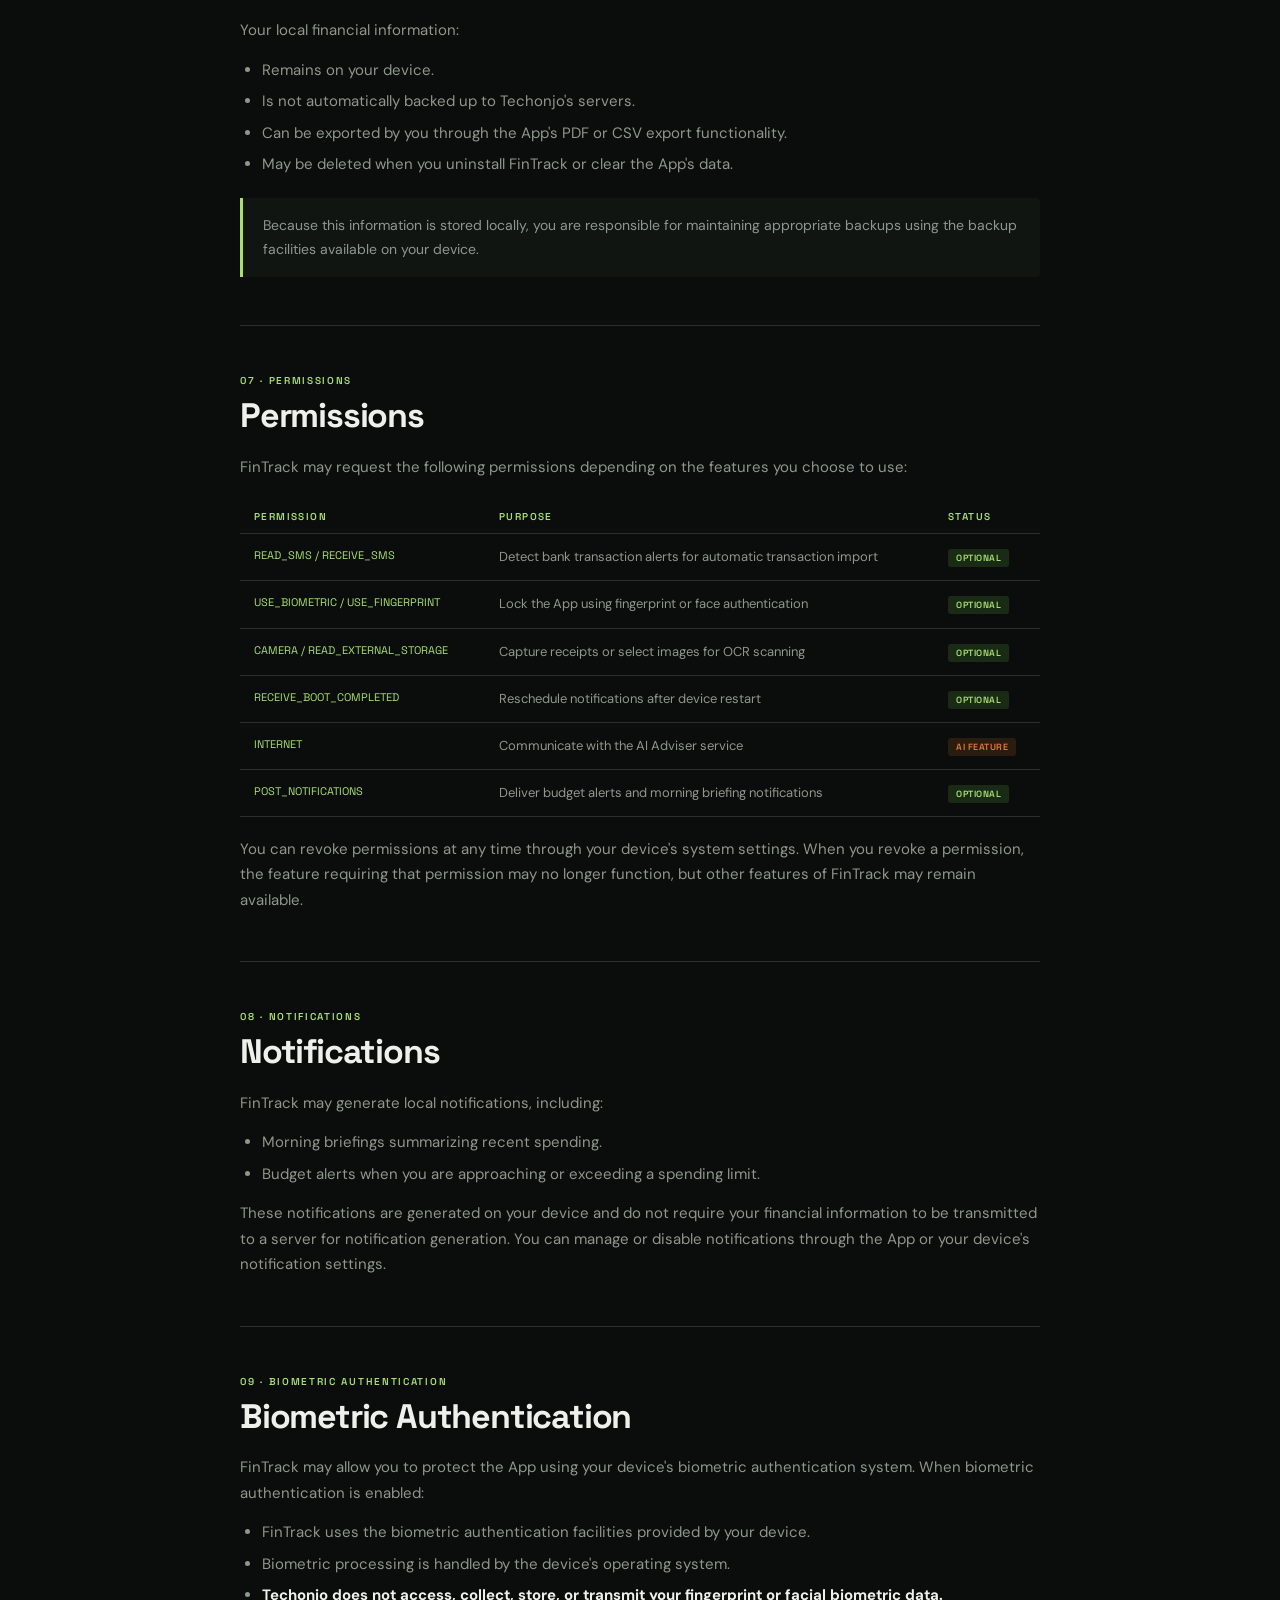
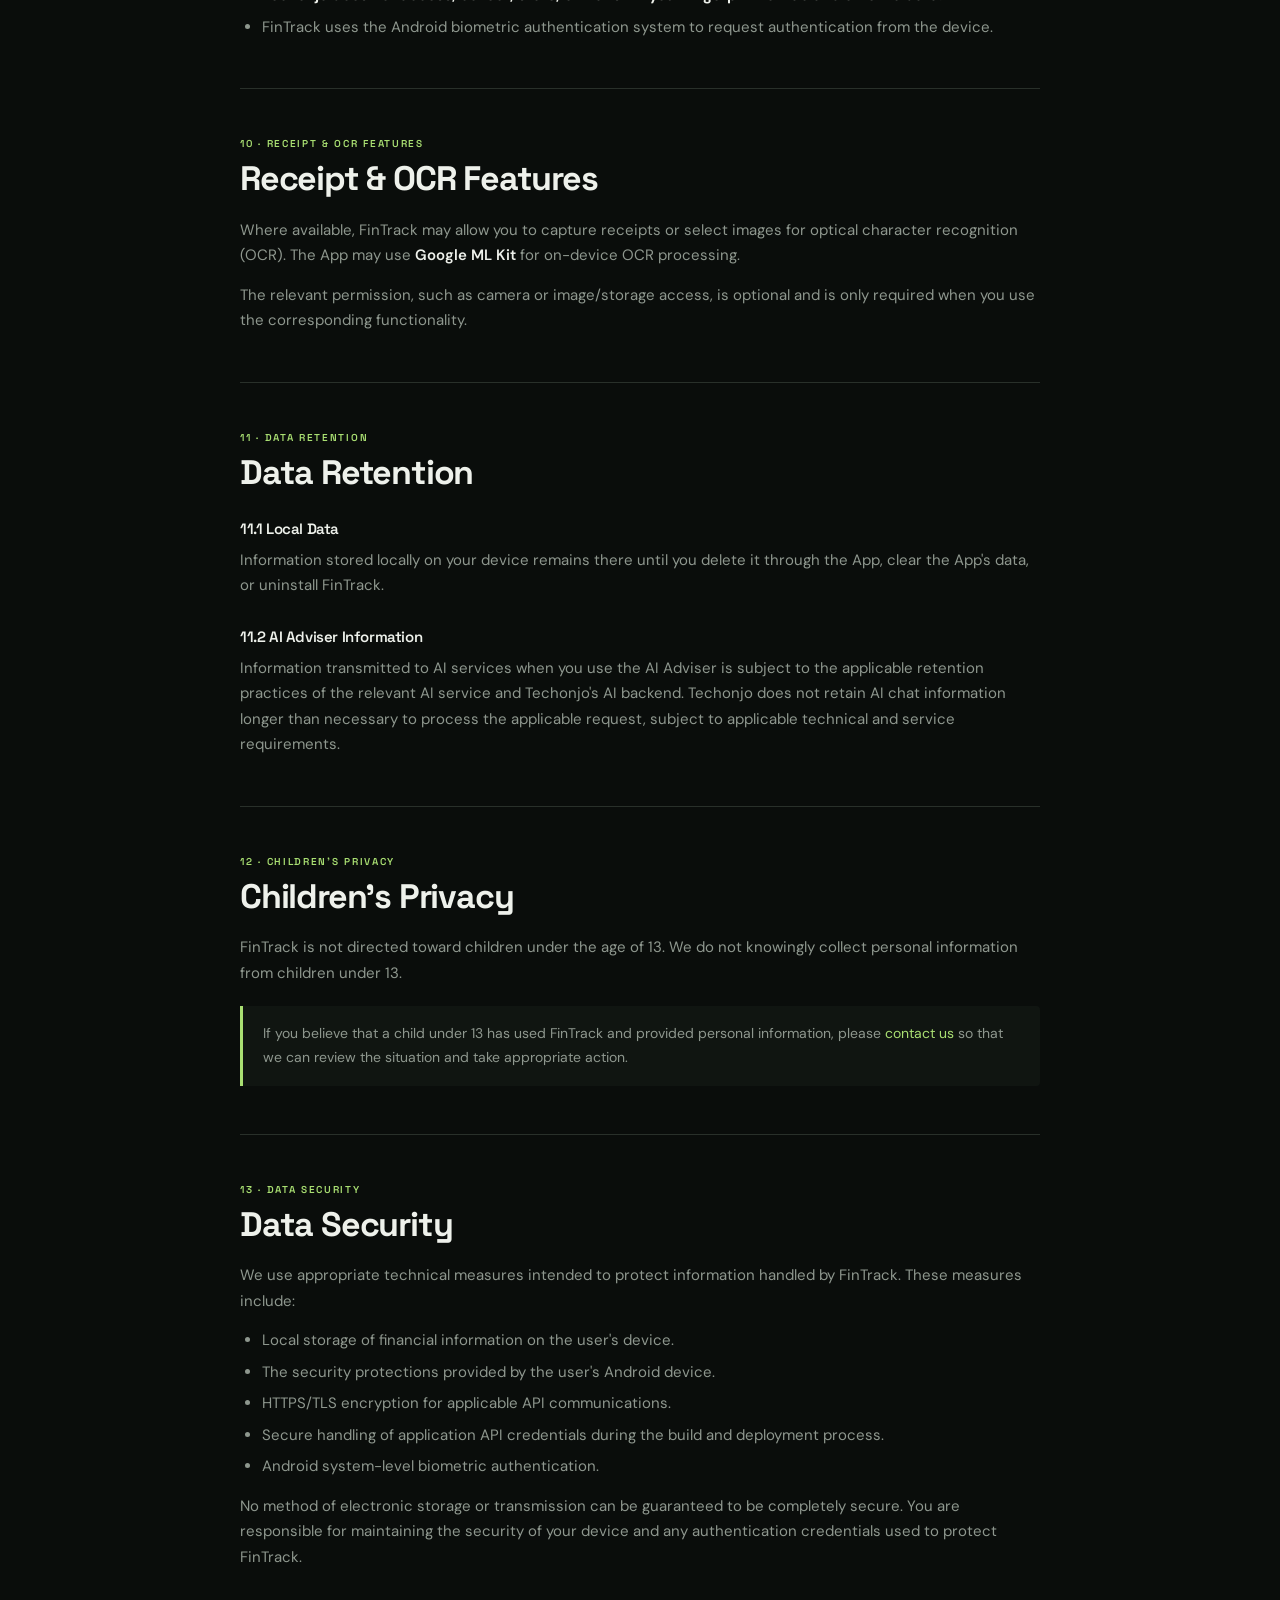
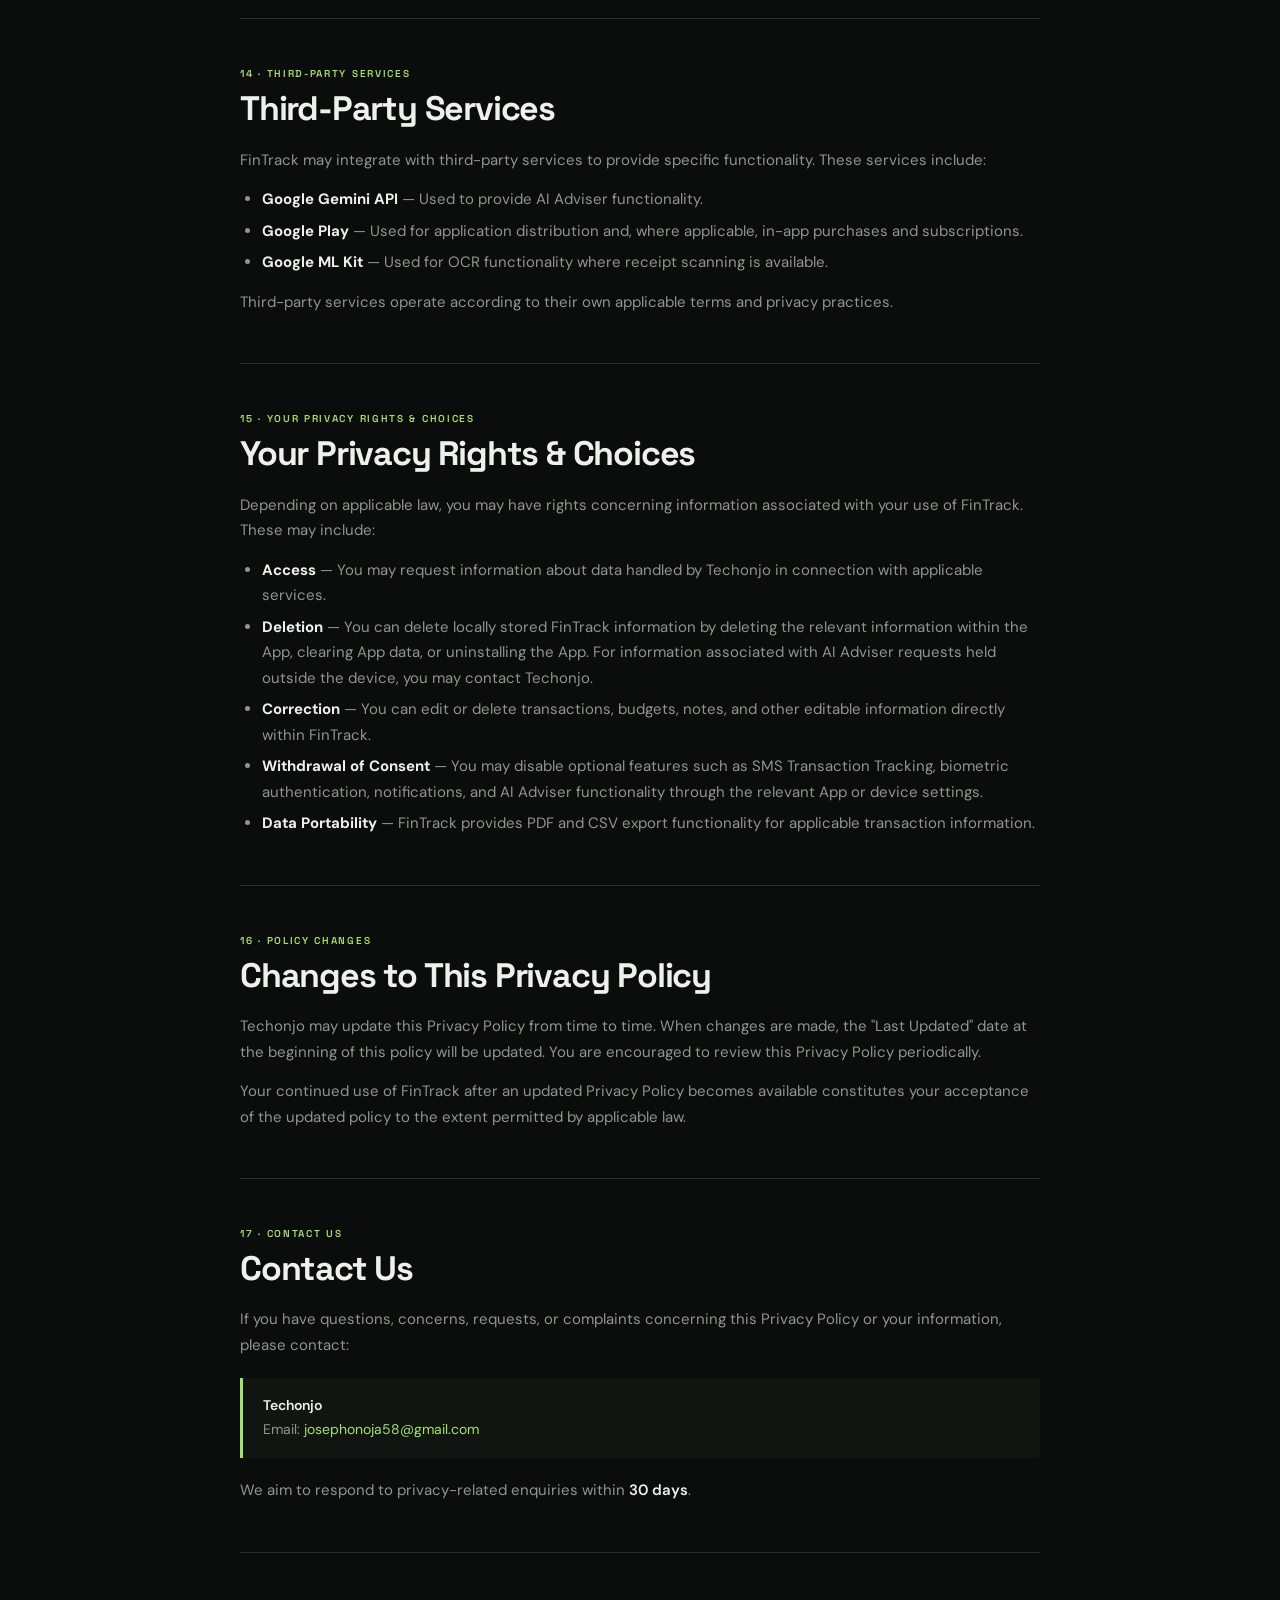
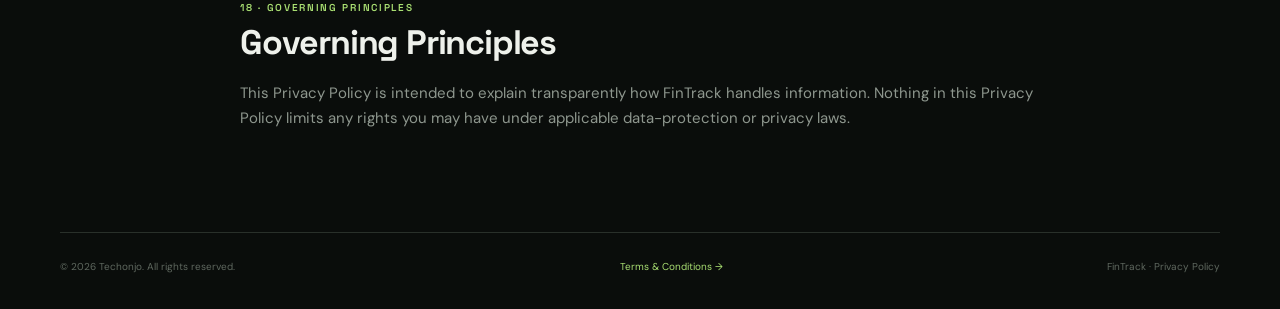
<file: fintrack-privacy-policy.html>
<!DOCTYPE html>
<html lang="en">
<head>
  <meta charset="UTF-8">
  <meta name="viewport" content="width=device-width, initial-scale=1.0">
  <meta name="description" content="FinTrack Privacy Policy — how Techonjo handles your information in the FinTrack personal finance app.">
  <title>Privacy Policy — FinTrack by Techonjo</title>
  <link rel="preconnect" href="https://fonts.googleapis.com">
  <link rel="preconnect" href="https://fonts.gstatic.com" crossorigin>
  <link href="https://fonts.googleapis.com/css2?family=DM+Sans:wght@400;500;600;700&family=Space+Grotesk:wght@500;600;700&display=swap" rel="stylesheet">
  <style>
    :root{--bg:#0a0d0b;--panel:#101511;--panel2:#151b16;--text:#eef1eb;--muted:#8e978e;--line:#29302a;--green:#a9df72;--green2:#6f9f45;--max:800px}
    *,*::before,*::after{box-sizing:border-box;margin:0;padding:0}
    html{scroll-behavior:smooth}
    body{background:var(--bg);color:var(--text);font-family:"DM Sans",sans-serif;line-height:1.7}
    a{color:var(--green);text-decoration:none}
    a:hover{text-decoration:underline}

    /* Nav */
    .nav{width:min(1160px,calc(100% - 44px));height:84px;margin:auto;border-bottom:1px solid var(--line);display:flex;align-items:center;justify-content:space-between}
    .brand{font:700 22px "Space Grotesk";letter-spacing:-1px;color:var(--green)}
    .nav-links{display:flex;gap:24px}
    .nav-links a{font-size:13px;color:#b7beb6}
    .nav-links a:hover{color:var(--green);text-decoration:none}
    .back-btn{border:1px solid var(--line);padding:9px 14px;border-radius:3px;font-size:12px;color:#b7beb6;display:flex;align-items:center;gap:6px;transition:color .2s,border-color .2s}
    .back-btn:hover{color:var(--green);border-color:var(--green);text-decoration:none}

    /* Hero banner */
    .hero-banner{border-bottom:1px solid var(--line);background:linear-gradient(145deg,#0f1a10,#0a0d0b);padding:72px 22px 64px;text-align:center}
    .hero-banner .pill{display:inline-flex;align-items:center;gap:8px;border:1px solid var(--line);border-radius:999px;padding:5px 14px;font-size:10px;font-family:"Space Grotesk",sans-serif;letter-spacing:1.6px;text-transform:uppercase;color:var(--green);margin-bottom:26px}
    .hero-banner .pill span{display:inline-block;width:6px;height:6px;border-radius:50%;background:var(--green)}
    .hero-banner h1{font:700 clamp(38px,6vw,64px) "Space Grotesk";letter-spacing:-2.5px;line-height:1;margin-bottom:18px}
    .hero-banner h1 em{font-style:normal;color:var(--green)}
    .hero-banner .meta{color:var(--muted);font-size:13px;display:flex;justify-content:center;gap:22px;flex-wrap:wrap}
    .hero-banner .meta span+span::before{content:"·";margin-right:22px;color:var(--green2)}

    /* Content */
    .doc-wrap{width:min(var(--max),calc(100% - 44px));margin:72px auto 100px}

    /* TOC */
    .toc{border:1px solid var(--line);background:var(--panel);border-radius:4px;padding:28px 32px;margin-bottom:64px}
    .toc-label{font:600 10px "Space Grotesk";letter-spacing:1.7px;text-transform:uppercase;color:var(--green);margin-bottom:18px}
    .toc ol{padding-left:20px;display:grid;grid-template-columns:1fr 1fr;gap:6px 32px}
    .toc ol li{font-size:13px}
    .toc ol li a{color:var(--muted)}
    .toc ol li a:hover{color:var(--green)}

    /* Sections */
    .doc-section{border-top:1px solid var(--line);padding-top:48px;margin-top:48px}
    .doc-section:first-of-type{border-top:none;margin-top:0;padding-top:0}
    .section-num{font:600 10px "Space Grotesk";letter-spacing:1.7px;text-transform:uppercase;color:var(--green);margin-bottom:10px}
    h2.section-title{font:700 clamp(24px,4vw,34px) "Space Grotesk";letter-spacing:-1.2px;line-height:1.1;margin-bottom:20px}
    h3.sub-title{font:600 15px "Space Grotesk";letter-spacing:-0.4px;color:var(--text);margin:28px 0 10px}
    p{color:var(--muted);font-size:15px;margin-bottom:14px}
    p:last-child{margin-bottom:0}
    p strong{color:var(--text);font-weight:600}
    ul,ol.content-list{padding-left:22px;margin-bottom:14px}
    li{color:var(--muted);font-size:15px;margin-bottom:6px;line-height:1.7}
    li strong{color:var(--text)}

    /* Highlight */
    .highlight{border-left:3px solid var(--green);background:var(--panel);padding:16px 20px;border-radius:0 4px 4px 0;margin:20px 0}
    .highlight p{font-size:14px;margin:0}

    /* Permissions table */
    .perm-table{width:100%;border-collapse:collapse;margin:20px 0;font-size:13px}
    .perm-table th{font:600 10px "Space Grotesk";letter-spacing:1.4px;text-transform:uppercase;color:var(--green);text-align:left;padding:10px 14px;border-bottom:1px solid var(--line)}
    .perm-table td{padding:12px 14px;border-bottom:1px solid var(--line);color:var(--muted);vertical-align:top}
    .perm-table td:first-child{font-family:"Space Grotesk",monospace;font-size:11px;color:var(--green);white-space:nowrap}
    .badge{display:inline-block;padding:3px 8px;border-radius:3px;font:600 9px "Space Grotesk";letter-spacing:.5px;text-transform:uppercase}
    .badge-opt{background:#1a2b15;color:var(--green)}
    .badge-req{background:#2b1c10;color:#e07a3c}

    /* Footer */
    footer{width:min(1160px,calc(100% - 44px));margin:auto;border-top:1px solid var(--line);padding:25px 0 34px;color:#5f685f;font-size:10px;display:flex;justify-content:space-between;flex-wrap:wrap;gap:8px}
    footer a{color:var(--green);font-size:10px}

    /* Responsive */
    @media(max-width:640px){.toc ol{grid-template-columns:1fr}.nav-links{display:none}}
    @media(max-width:480px){.nav,footer{width:calc(100% - 28px)}.doc-wrap{width:calc(100% - 28px)}}
  </style>
</head>
<body>

  <header class="nav" role="banner">
    <a class="brand" href="index.html">Techonjo</a>
    <div class="nav-links">
      <a href="index.html#work">Work</a>
      <a href="index.html#about">About</a>
      <a href="index.html#contact">Contact</a>
    </div>
    <a class="back-btn" href="index.html">← Back to portfolio</a>
  </header>

  <div class="hero-banner" role="region" aria-label="Page header">
    <div class="pill"><span></span> Legal Document</div>
    <h1>Privacy <em>Policy</em></h1>
    <div class="meta">
      <span>FinTrack by Techonjo</span>
      <span>Effective Date: August 19, 2026</span>
      <span>Last Updated: August 19, 2026</span>
    </div>
  </div>

  <main class="doc-wrap" id="main-content">

    <nav class="toc" aria-label="Table of contents">
      <div class="toc-label">Table of Contents</div>
      <ol>
        <li><a href="#s1">Introduction</a></li>
        <li><a href="#s2">Information We Handle</a></li>
        <li><a href="#s3">SMS Transaction Tracking</a></li>
        <li><a href="#s4">AI Adviser</a></li>
        <li><a href="#s5">Information We Do Not Collect</a></li>
        <li><a href="#s6">Local Data Storage</a></li>
        <li><a href="#s7">Permissions</a></li>
        <li><a href="#s8">Notifications</a></li>
        <li><a href="#s9">Biometric Authentication</a></li>
        <li><a href="#s10">Receipt &amp; OCR Features</a></li>
        <li><a href="#s11">Data Retention</a></li>
        <li><a href="#s12">Children's Privacy</a></li>
        <li><a href="#s13">Data Security</a></li>
        <li><a href="#s14">Third-Party Services</a></li>
        <li><a href="#s15">Your Privacy Rights</a></li>
        <li><a href="#s16">Policy Changes</a></li>
        <li><a href="#s17">Contact Us</a></li>
        <li><a href="#s18">Governing Principles</a></li>
      </ol>
    </nav>

    <section class="doc-section" id="s1">
      <div class="section-num">01 · Introduction</div>
      <h2 class="section-title">Introduction</h2>
      <p>Techonjo <strong>("we," "us," "our," or "Techonjo")</strong> developed FinTrack <strong>("FinTrack," "the App," or "the Application")</strong> as a personal finance and productivity application.</p>
      <p>This Privacy Policy explains what information FinTrack handles, how that information is used, where it is processed and stored, the permissions the App may request, and the choices and rights available to you.</p>
      <div class="highlight">
        <p>We take your privacy seriously, particularly because FinTrack may handle financial information and, when you voluntarily enable the feature, bank transaction SMS messages.</p>
      </div>
      <p>By downloading, installing, or using FinTrack, you acknowledge this Privacy Policy and agree to the practices described in it.</p>
    </section>

    <section class="doc-section" id="s2">
      <div class="section-num">02 · Information We Handle</div>
      <h2 class="section-title">Information We Handle</h2>
      <p>FinTrack is designed to keep most of your financial information on your device. The information handled by the App can be divided into information you provide directly, information processed automatically on your device, SMS information processed for transaction tracking, and information transmitted when you voluntarily use the AI Adviser.</p>
      <h3 class="sub-title">2.1 Information You Provide Directly</h3>
      <p>Depending on the features you use, FinTrack may allow you to enter or create:</p>
      <ul>
        <li>Transaction records, including amounts, categories, notes, and dates.</li>
        <li>Budget limits and categories.</li>
        <li>Notes and organizer entries.</li>
        <li>An optional profile photo.</li>
        <li>App settings and preferences.</li>
      </ul>
      <p>This information is used to provide the corresponding finance-management, budgeting, organizer, and personalization features.</p>
      <h3 class="sub-title">2.2 Information Processed Automatically on Your Device</h3>
      <p>FinTrack may store certain technical or application information locally on your device, including:</p>
      <ul>
        <li>App installation date.</li>
        <li>Last synchronization timestamp.</li>
        <li>Dark-mode preferences.</li>
        <li>Notification preferences.</li>
      </ul>
      <p>The installation date and synchronization information help FinTrack manage SMS scanning and transaction deduplication.</p>
    </section>

    <section class="doc-section" id="s3">
      <div class="section-num">03 · SMS Transaction Tracking</div>
      <h2 class="section-title">SMS Transaction Tracking</h2>
      <p>FinTrack provides an optional feature that can automatically detect bank transaction alerts from SMS messages.</p>
      <h3 class="sub-title">3.1 SMS Permission</h3>
      <div class="highlight">
        <p><strong>SMS access is optional.</strong> You can use the core finance-management features of FinTrack without enabling SMS transaction tracking.</p>
      </div>
      <p>If you choose to enable SMS Transaction Tracking, FinTrack may request permission to read SMS messages on your device.</p>
      <h3 class="sub-title">3.2 How SMS Data Is Processed</h3>
      <p>When SMS Transaction Tracking is enabled:</p>
      <ul>
        <li>FinTrack reads messages only from bank senders you explicitly select.</li>
        <li>FinTrack processes messages received on or after the date the App was installed.</li>
        <li>FinTrack analyzes the selected messages <strong>locally on your device</strong>.</li>
        <li>FinTrack extracts relevant transaction information such as amounts, dates, and descriptions.</li>
        <li>Recognized transactions are stored in FinTrack's local database on your device.</li>
      </ul>
      <h3 class="sub-title">3.3 Raw SMS Content</h3>
      <ul>
        <li>Raw SMS message content is processed entirely on your device for the SMS transaction-tracking feature.</li>
        <li>Raw SMS content is <strong>not transmitted to, collected by, or stored by Techonjo</strong> or an external server for the purpose of SMS transaction processing.</li>
        <li>FinTrack does not use SMS access to send messages on your behalf.</li>
      </ul>
      <h3 class="sub-title">3.4 Disabling SMS Tracking</h3>
      <p>You can disable SMS Transaction Tracking through the App's settings or revoke SMS permissions through your device's system settings. Revoking SMS permission disables the related automatic transaction-import functionality but does not prevent you from using other available features of FinTrack.</p>
    </section>

    <section class="doc-section" id="s4">
      <div class="section-num">04 · AI Adviser</div>
      <h2 class="section-title">AI Adviser</h2>
      <p>FinTrack includes an optional AI Adviser that provides personalized financial insights based on information you voluntarily submit through the feature.</p>
      <p>When you use the AI Adviser, the following information may be transmitted to a third-party AI service:</p>
      <ul>
        <li>Your typed message or question.</li>
        <li>A summary of up to 100 recent transactions.</li>
        <li>General financial information such as income, expenses, and budget status.</li>
      </ul>
      <p>This information is transmitted securely over <strong>HTTPS/TLS</strong> and is used to generate the requested AI response. FinTrack does not sell or share this information for advertising purposes.</p>
      <h3 class="sub-title">4.1 AI Services</h3>
      <p>FinTrack may use:</p>
      <ul>
        <li><strong>Google Gemini API</strong></li>
        <li>A <strong>custom AI backend</strong> hosted on Render and operated by Techonjo.</li>
      </ul>
      <p>Third-party services may have their own privacy practices and data-retention policies. Your use of the AI Adviser is subject to the applicable practices of those services.</p>
      <h3 class="sub-title">4.2 AI Adviser Limitations</h3>
      <div class="highlight">
        <p>The AI Adviser is provided for general financial guidance and informational purposes. AI-generated responses may contain errors, omissions, or inaccurate information. You should independently verify important financial information and should not rely solely on AI-generated responses when making significant financial decisions.</p>
      </div>
    </section>

    <section class="doc-section" id="s5">
      <div class="section-num">05 · Information We Do Not Collect</div>
      <h2 class="section-title">Information We Do Not Collect</h2>
      <p>Except where specifically described in this Privacy Policy, Techonjo does not:</p>
      <ul>
        <li>Collect your name, phone number, email address, or account credentials through FinTrack.</li>
        <li>Collect your device's contact list.</li>
        <li>Sell or share your financial data with third parties for advertising or analytics.</li>
        <li>Use tracking SDKs or advertising libraries.</li>
        <li>Transmit raw SMS content to a server.</li>
        <li>Automatically store your local financial records on Techonjo's servers.</li>
      </ul>
      <p>The AI Adviser is an exception to the general local-storage model because information required to process an AI request is transmitted to the applicable AI service as described in Section 4.</p>
    </section>

    <section class="doc-section" id="s6">
      <div class="section-num">06 · Local Data Storage</div>
      <h2 class="section-title">Local Data Storage</h2>
      <p>FinTrack stores financial information locally on your device using a SQLite database through the <strong>sqflite</strong> package. This may include:</p>
      <ul>
        <li>Transactions.</li>
        <li>Budgets.</li>
        <li>Notes.</li>
        <li>Application settings.</li>
        <li>Recognized transactions imported from eligible SMS messages.</li>
      </ul>
      <p>Your local financial information:</p>
      <ul>
        <li>Remains on your device.</li>
        <li>Is not automatically backed up to Techonjo's servers.</li>
        <li>Can be exported by you through the App's PDF or CSV export functionality.</li>
        <li>May be deleted when you uninstall FinTrack or clear the App's data.</li>
      </ul>
      <div class="highlight">
        <p>Because this information is stored locally, you are responsible for maintaining appropriate backups using the backup facilities available on your device.</p>
      </div>
    </section>

    <section class="doc-section" id="s7">
      <div class="section-num">07 · Permissions</div>
      <h2 class="section-title">Permissions</h2>
      <p>FinTrack may request the following permissions depending on the features you choose to use:</p>
      <table class="perm-table" aria-label="App permissions">
        <thead>
          <tr>
            <th>Permission</th>
            <th>Purpose</th>
            <th>Status</th>
          </tr>
        </thead>
        <tbody>
          <tr>
            <td>READ_SMS / RECEIVE_SMS</td>
            <td>Detect bank transaction alerts for automatic transaction import</td>
            <td><span class="badge badge-opt">Optional</span></td>
          </tr>
          <tr>
            <td>USE_BIOMETRIC / USE_FINGERPRINT</td>
            <td>Lock the App using fingerprint or face authentication</td>
            <td><span class="badge badge-opt">Optional</span></td>
          </tr>
          <tr>
            <td>CAMERA / READ_EXTERNAL_STORAGE</td>
            <td>Capture receipts or select images for OCR scanning</td>
            <td><span class="badge badge-opt">Optional</span></td>
          </tr>
          <tr>
            <td>RECEIVE_BOOT_COMPLETED</td>
            <td>Reschedule notifications after device restart</td>
            <td><span class="badge badge-opt">Optional</span></td>
          </tr>
          <tr>
            <td>INTERNET</td>
            <td>Communicate with the AI Adviser service</td>
            <td><span class="badge badge-req">AI Feature</span></td>
          </tr>
          <tr>
            <td>POST_NOTIFICATIONS</td>
            <td>Deliver budget alerts and morning briefing notifications</td>
            <td><span class="badge badge-opt">Optional</span></td>
          </tr>
        </tbody>
      </table>
      <p>You can revoke permissions at any time through your device's system settings. When you revoke a permission, the feature requiring that permission may no longer function, but other features of FinTrack may remain available.</p>
    </section>

    <section class="doc-section" id="s8">
      <div class="section-num">08 · Notifications</div>
      <h2 class="section-title">Notifications</h2>
      <p>FinTrack may generate local notifications, including:</p>
      <ul>
        <li>Morning briefings summarizing recent spending.</li>
        <li>Budget alerts when you are approaching or exceeding a spending limit.</li>
      </ul>
      <p>These notifications are generated on your device and do not require your financial information to be transmitted to a server for notification generation. You can manage or disable notifications through the App or your device's notification settings.</p>
    </section>

    <section class="doc-section" id="s9">
      <div class="section-num">09 · Biometric Authentication</div>
      <h2 class="section-title">Biometric Authentication</h2>
      <p>FinTrack may allow you to protect the App using your device's biometric authentication system. When biometric authentication is enabled:</p>
      <ul>
        <li>FinTrack uses the biometric authentication facilities provided by your device.</li>
        <li>Biometric processing is handled by the device's operating system.</li>
        <li><strong>Techonjo does not access, collect, store, or transmit your fingerprint or facial biometric data.</strong></li>
        <li>FinTrack uses the Android biometric authentication system to request authentication from the device.</li>
      </ul>
    </section>

    <section class="doc-section" id="s10">
      <div class="section-num">10 · Receipt &amp; OCR Features</div>
      <h2 class="section-title">Receipt &amp; OCR Features</h2>
      <p>Where available, FinTrack may allow you to capture receipts or select images for optical character recognition (OCR). The App may use <strong>Google ML Kit</strong> for on-device OCR processing.</p>
      <p>The relevant permission, such as camera or image/storage access, is optional and is only required when you use the corresponding functionality.</p>
    </section>

    <section class="doc-section" id="s11">
      <div class="section-num">11 · Data Retention</div>
      <h2 class="section-title">Data Retention</h2>
      <h3 class="sub-title">11.1 Local Data</h3>
      <p>Information stored locally on your device remains there until you delete it through the App, clear the App's data, or uninstall FinTrack.</p>
      <h3 class="sub-title">11.2 AI Adviser Information</h3>
      <p>Information transmitted to AI services when you use the AI Adviser is subject to the applicable retention practices of the relevant AI service and Techonjo's AI backend. Techonjo does not retain AI chat information longer than necessary to process the applicable request, subject to applicable technical and service requirements.</p>
    </section>

    <section class="doc-section" id="s12">
      <div class="section-num">12 · Children's Privacy</div>
      <h2 class="section-title">Children's Privacy</h2>
      <p>FinTrack is not directed toward children under the age of 13. We do not knowingly collect personal information from children under 13.</p>
      <div class="highlight">
        <p>If you believe that a child under 13 has used FinTrack and provided personal information, please <a href="mailto:josephonoja58@gmail.com">contact us</a> so that we can review the situation and take appropriate action.</p>
      </div>
    </section>

    <section class="doc-section" id="s13">
      <div class="section-num">13 · Data Security</div>
      <h2 class="section-title">Data Security</h2>
      <p>We use appropriate technical measures intended to protect information handled by FinTrack. These measures include:</p>
      <ul>
        <li>Local storage of financial information on the user's device.</li>
        <li>The security protections provided by the user's Android device.</li>
        <li>HTTPS/TLS encryption for applicable API communications.</li>
        <li>Secure handling of application API credentials during the build and deployment process.</li>
        <li>Android system-level biometric authentication.</li>
      </ul>
      <p>No method of electronic storage or transmission can be guaranteed to be completely secure. You are responsible for maintaining the security of your device and any authentication credentials used to protect FinTrack.</p>
    </section>

    <section class="doc-section" id="s14">
      <div class="section-num">14 · Third-Party Services</div>
      <h2 class="section-title">Third-Party Services</h2>
      <p>FinTrack may integrate with third-party services to provide specific functionality. These services include:</p>
      <ul>
        <li><strong>Google Gemini API</strong> — Used to provide AI Adviser functionality.</li>
        <li><strong>Google Play</strong> — Used for application distribution and, where applicable, in-app purchases and subscriptions.</li>
        <li><strong>Google ML Kit</strong> — Used for OCR functionality where receipt scanning is available.</li>
      </ul>
      <p>Third-party services operate according to their own applicable terms and privacy practices.</p>
    </section>

    <section class="doc-section" id="s15">
      <div class="section-num">15 · Your Privacy Rights &amp; Choices</div>
      <h2 class="section-title">Your Privacy Rights &amp; Choices</h2>
      <p>Depending on applicable law, you may have rights concerning information associated with your use of FinTrack. These may include:</p>
      <ul>
        <li><strong>Access</strong> — You may request information about data handled by Techonjo in connection with applicable services.</li>
        <li><strong>Deletion</strong> — You can delete locally stored FinTrack information by deleting the relevant information within the App, clearing App data, or uninstalling the App. For information associated with AI Adviser requests held outside the device, you may contact Techonjo.</li>
        <li><strong>Correction</strong> — You can edit or delete transactions, budgets, notes, and other editable information directly within FinTrack.</li>
        <li><strong>Withdrawal of Consent</strong> — You may disable optional features such as SMS Transaction Tracking, biometric authentication, notifications, and AI Adviser functionality through the relevant App or device settings.</li>
        <li><strong>Data Portability</strong> — FinTrack provides PDF and CSV export functionality for applicable transaction information.</li>
      </ul>
    </section>

    <section class="doc-section" id="s16">
      <div class="section-num">16 · Policy Changes</div>
      <h2 class="section-title">Changes to This Privacy Policy</h2>
      <p>Techonjo may update this Privacy Policy from time to time. When changes are made, the "Last Updated" date at the beginning of this policy will be updated. You are encouraged to review this Privacy Policy periodically.</p>
      <p>Your continued use of FinTrack after an updated Privacy Policy becomes available constitutes your acceptance of the updated policy to the extent permitted by applicable law.</p>
    </section>

    <section class="doc-section" id="s17">
      <div class="section-num">17 · Contact Us</div>
      <h2 class="section-title">Contact Us</h2>
      <p>If you have questions, concerns, requests, or complaints concerning this Privacy Policy or your information, please contact:</p>
      <div class="highlight">
        <p><strong>Techonjo</strong><br>Email: <a href="mailto:josephonoja58@gmail.com">josephonoja58@gmail.com</a></p>
      </div>
      <p>We aim to respond to privacy-related enquiries within <strong>30 days</strong>.</p>
    </section>

    <section class="doc-section" id="s18">
      <div class="section-num">18 · Governing Principles</div>
      <h2 class="section-title">Governing Principles</h2>
      <p>This Privacy Policy is intended to explain transparently how FinTrack handles information. Nothing in this Privacy Policy limits any rights you may have under applicable data-protection or privacy laws.</p>
    </section>

  </main>

  <footer role="contentinfo">
    <span>© 2026 Techonjo. All rights reserved.</span>
    <span><a href="fintrack-terms.html">Terms &amp; Conditions →</a></span>
    <span>FinTrack · Privacy Policy</span>
  </footer>

</body>
</html>
</file>
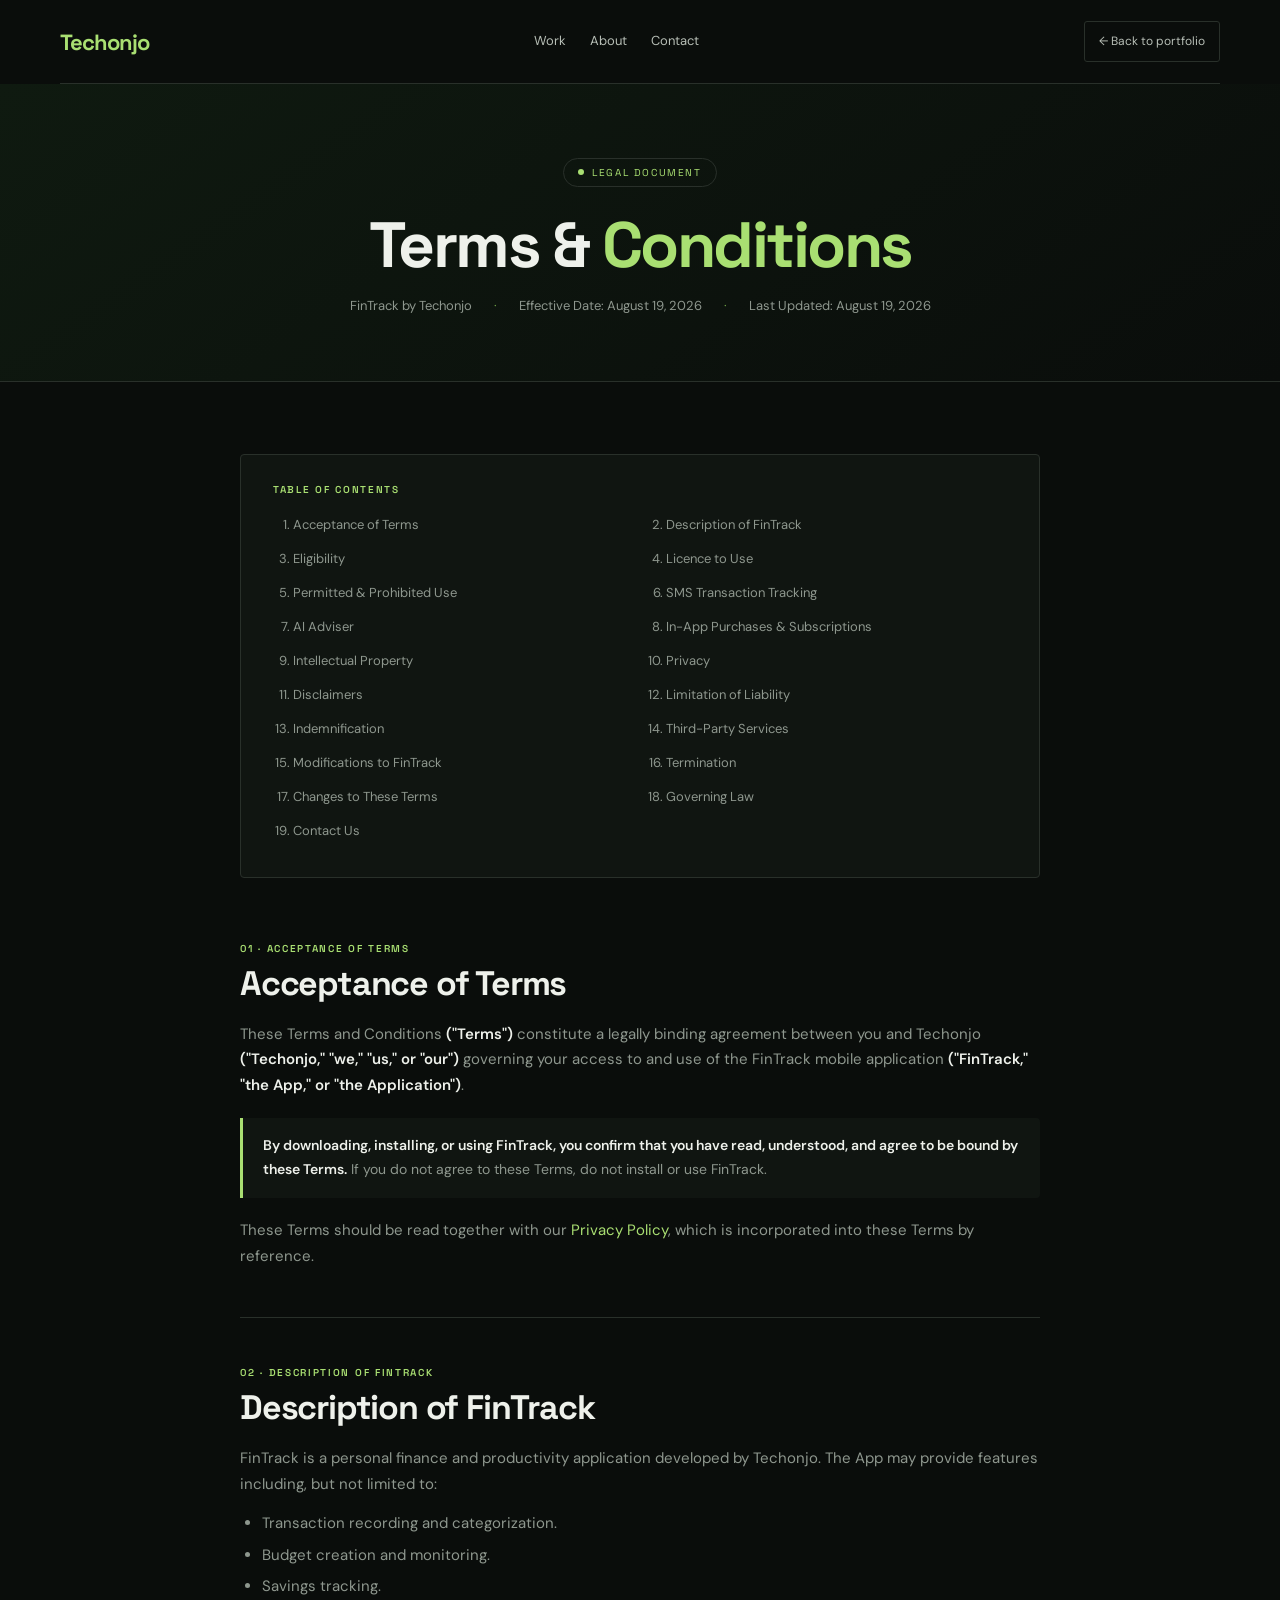
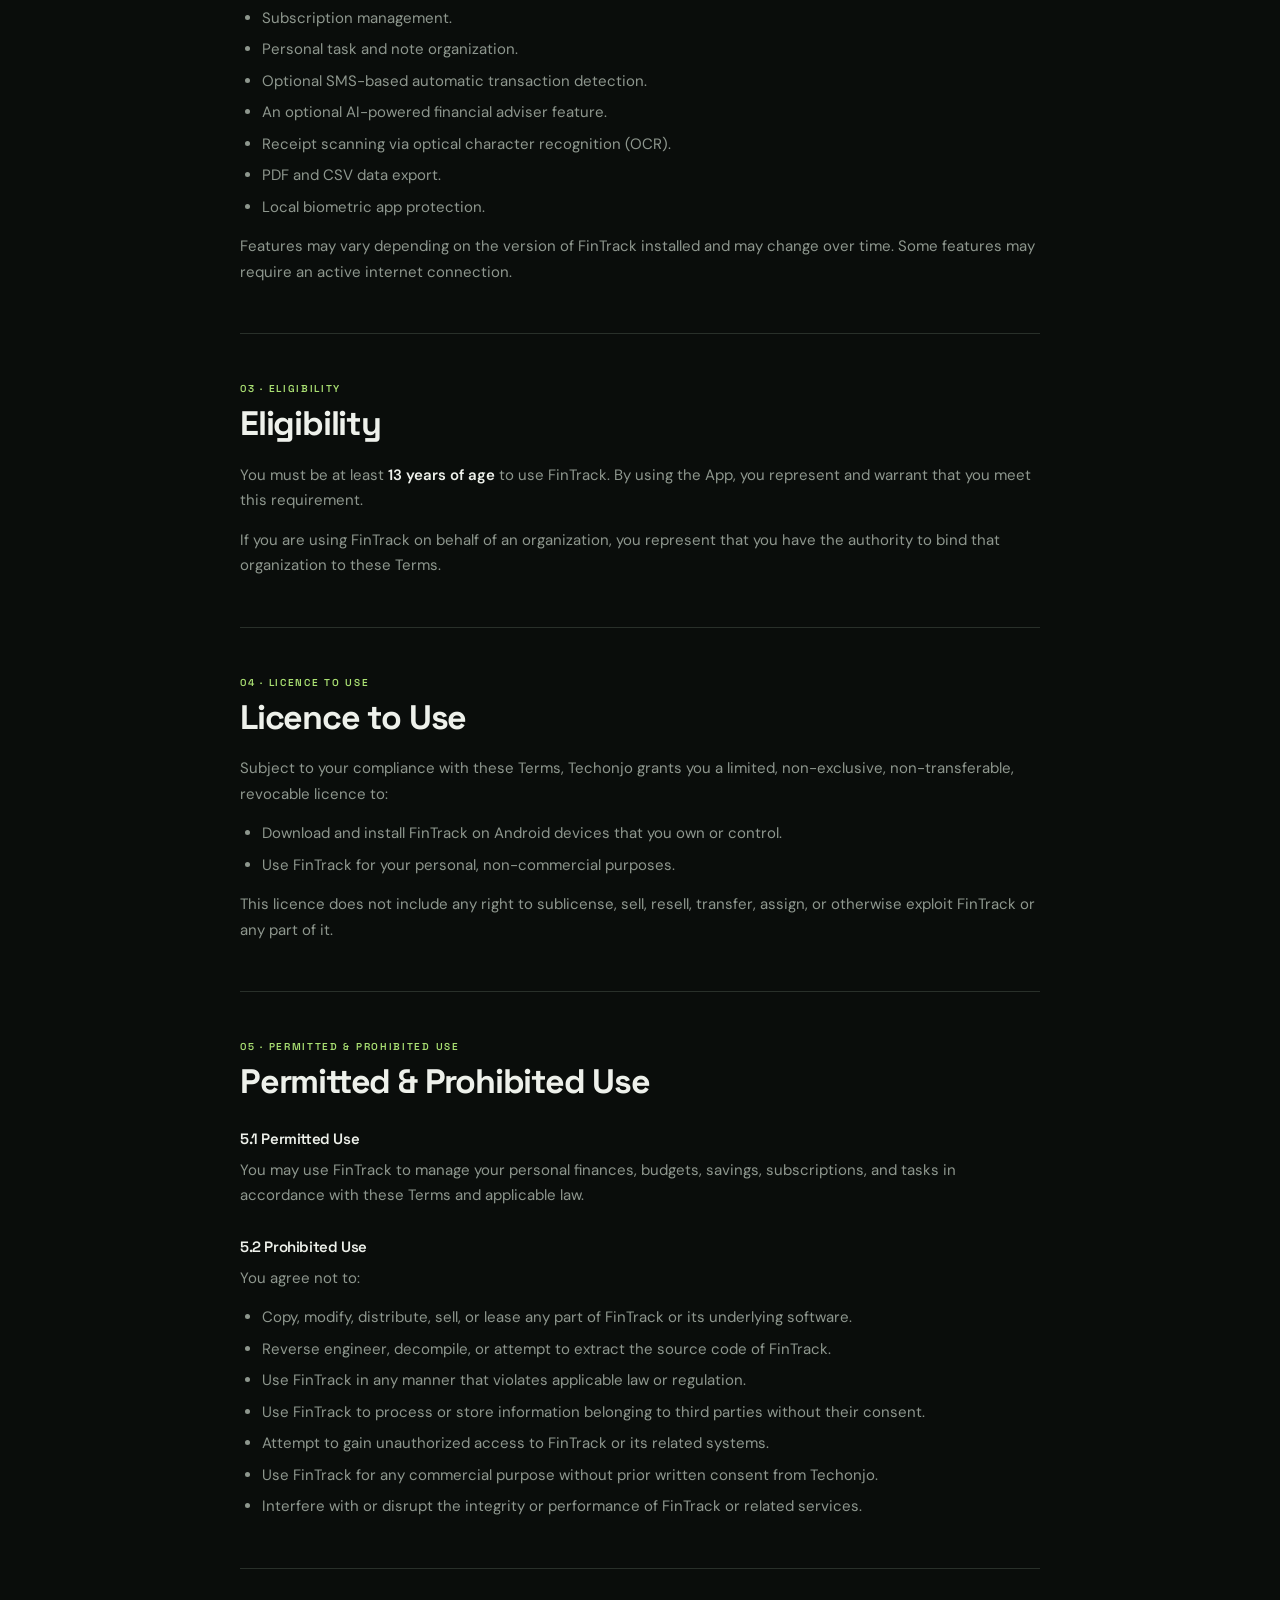
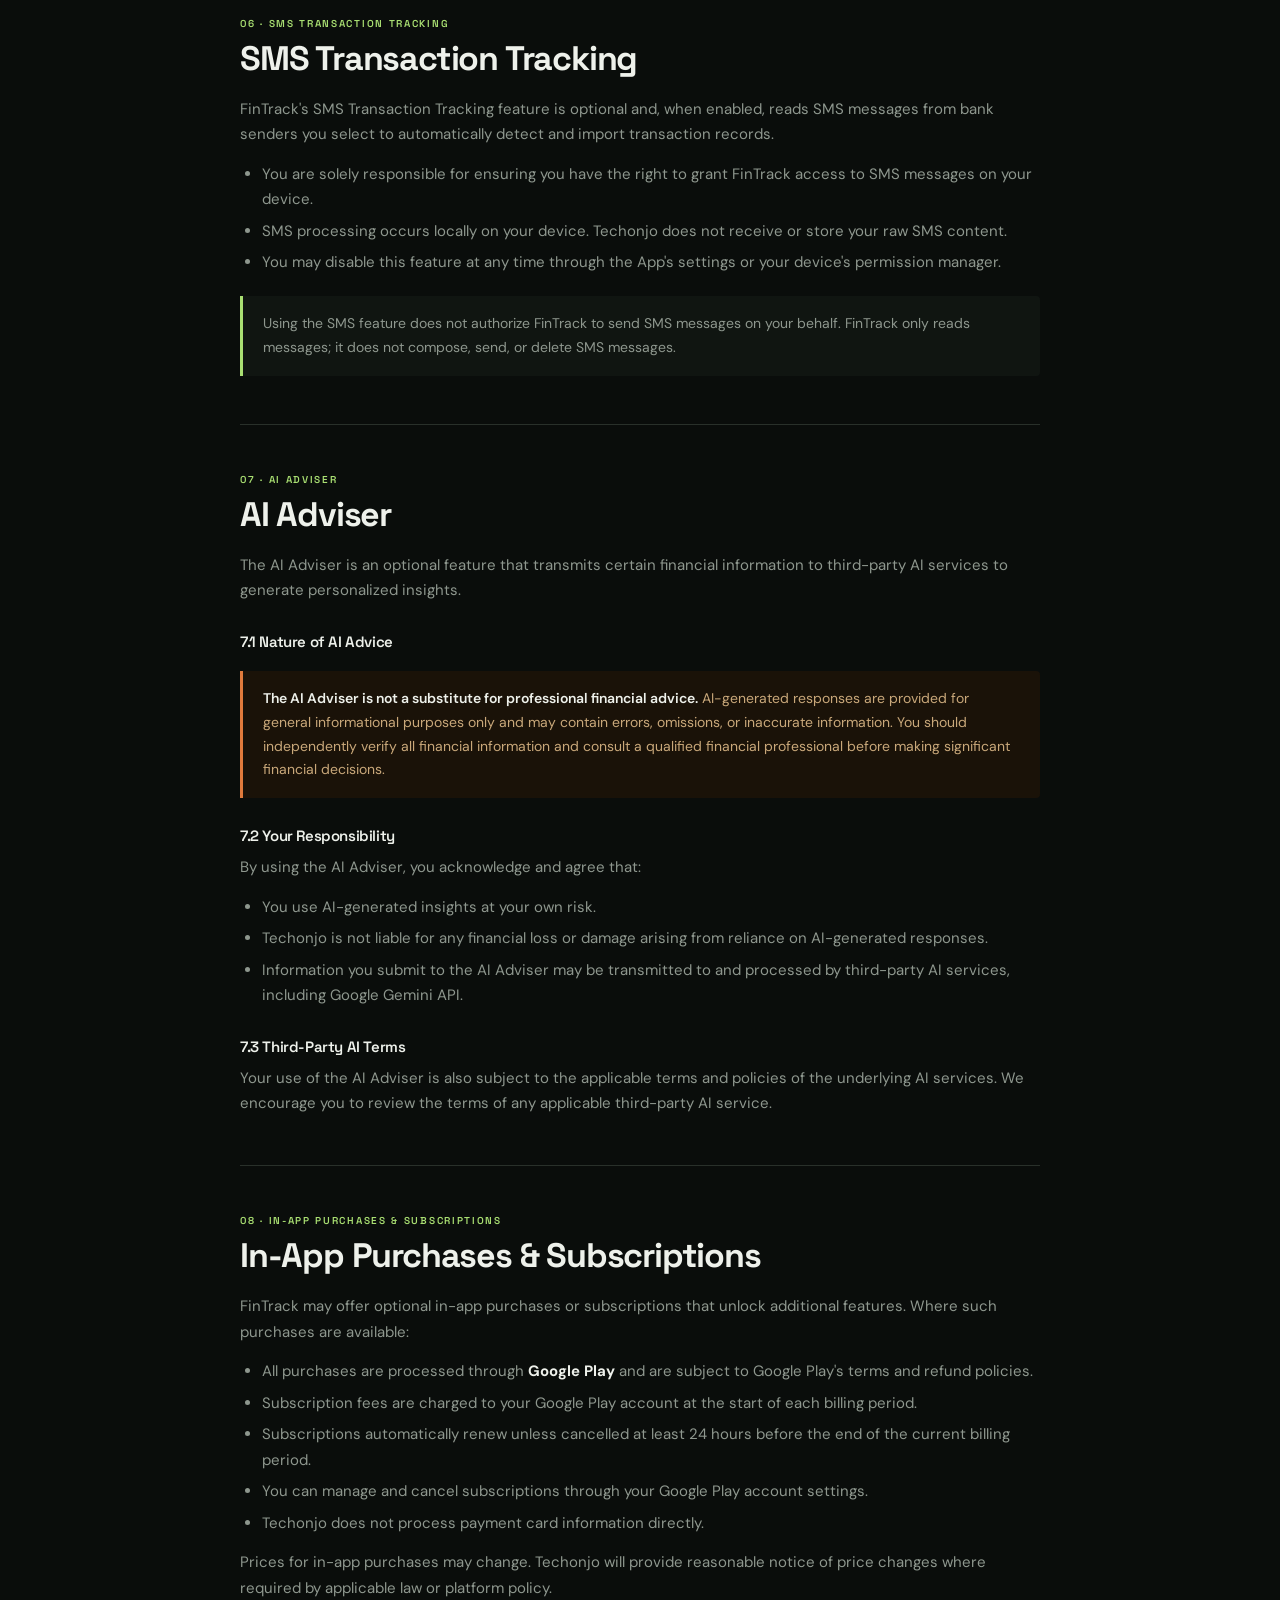
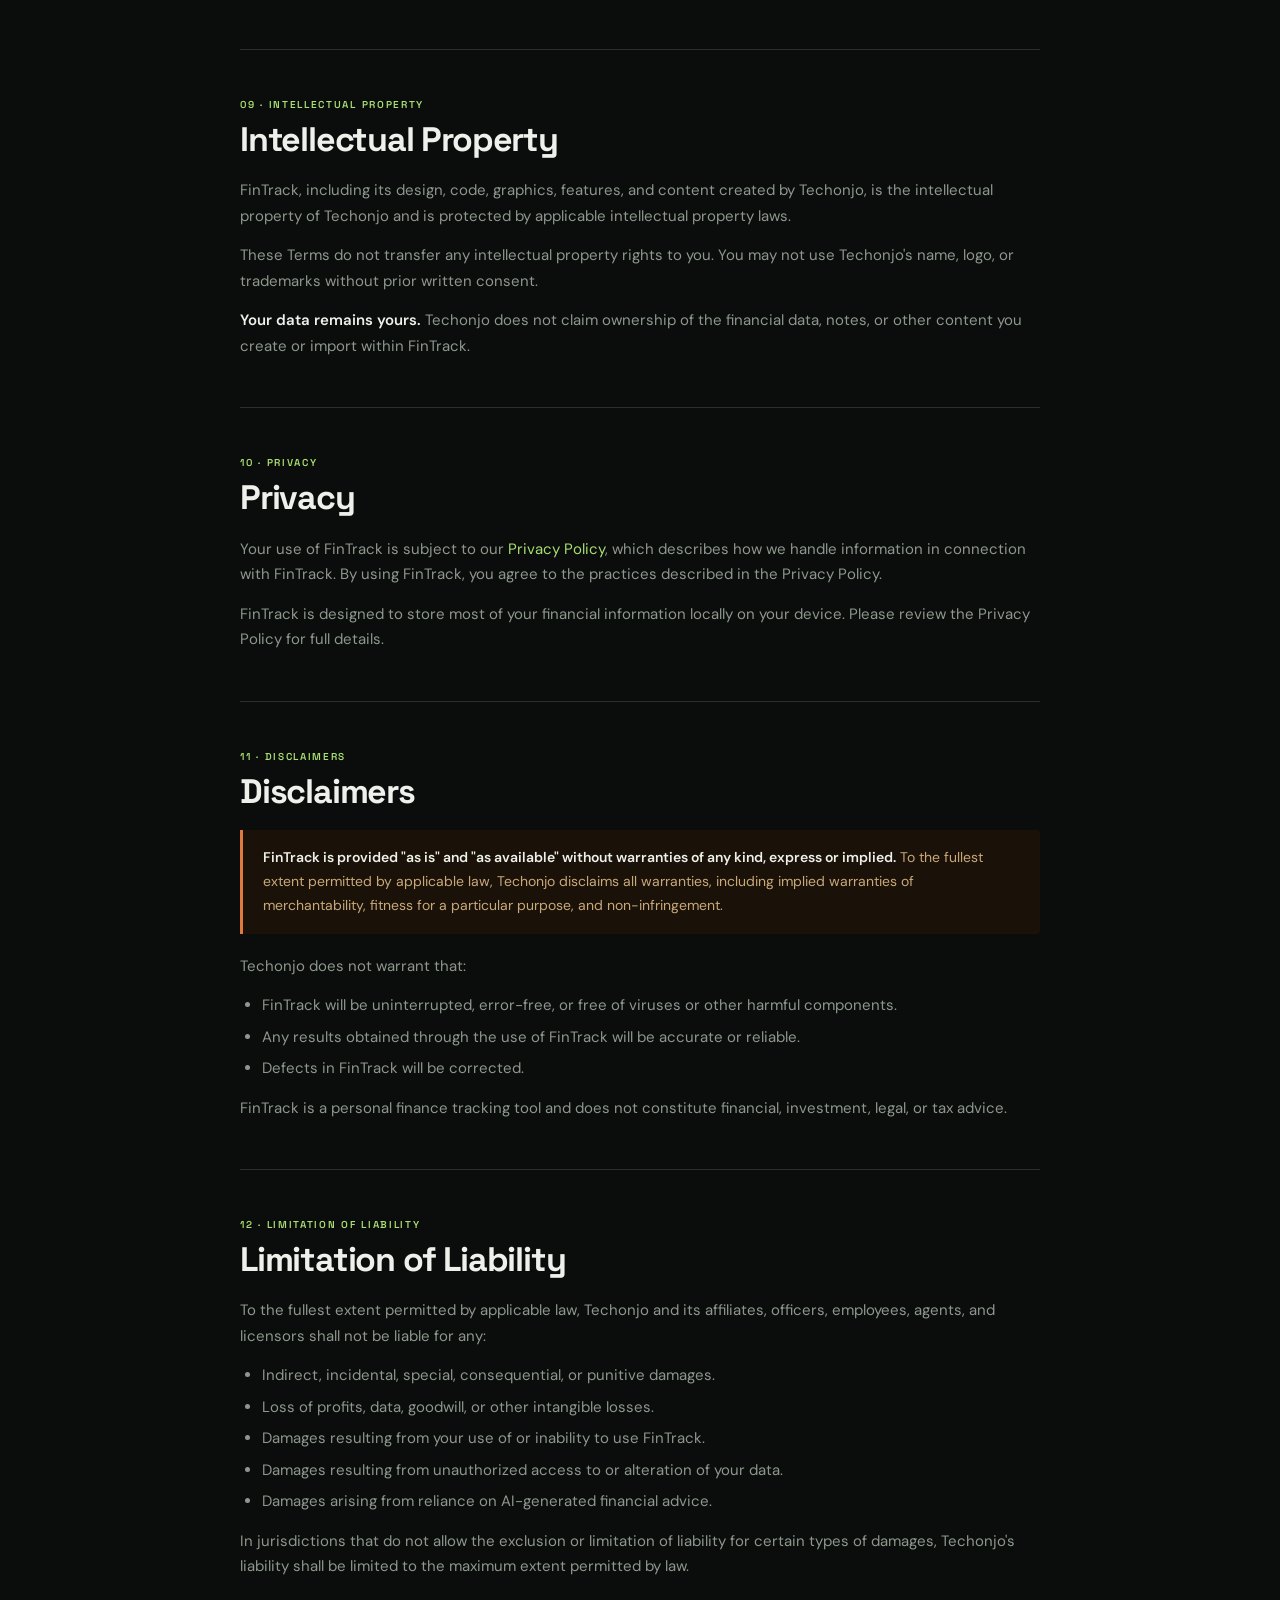
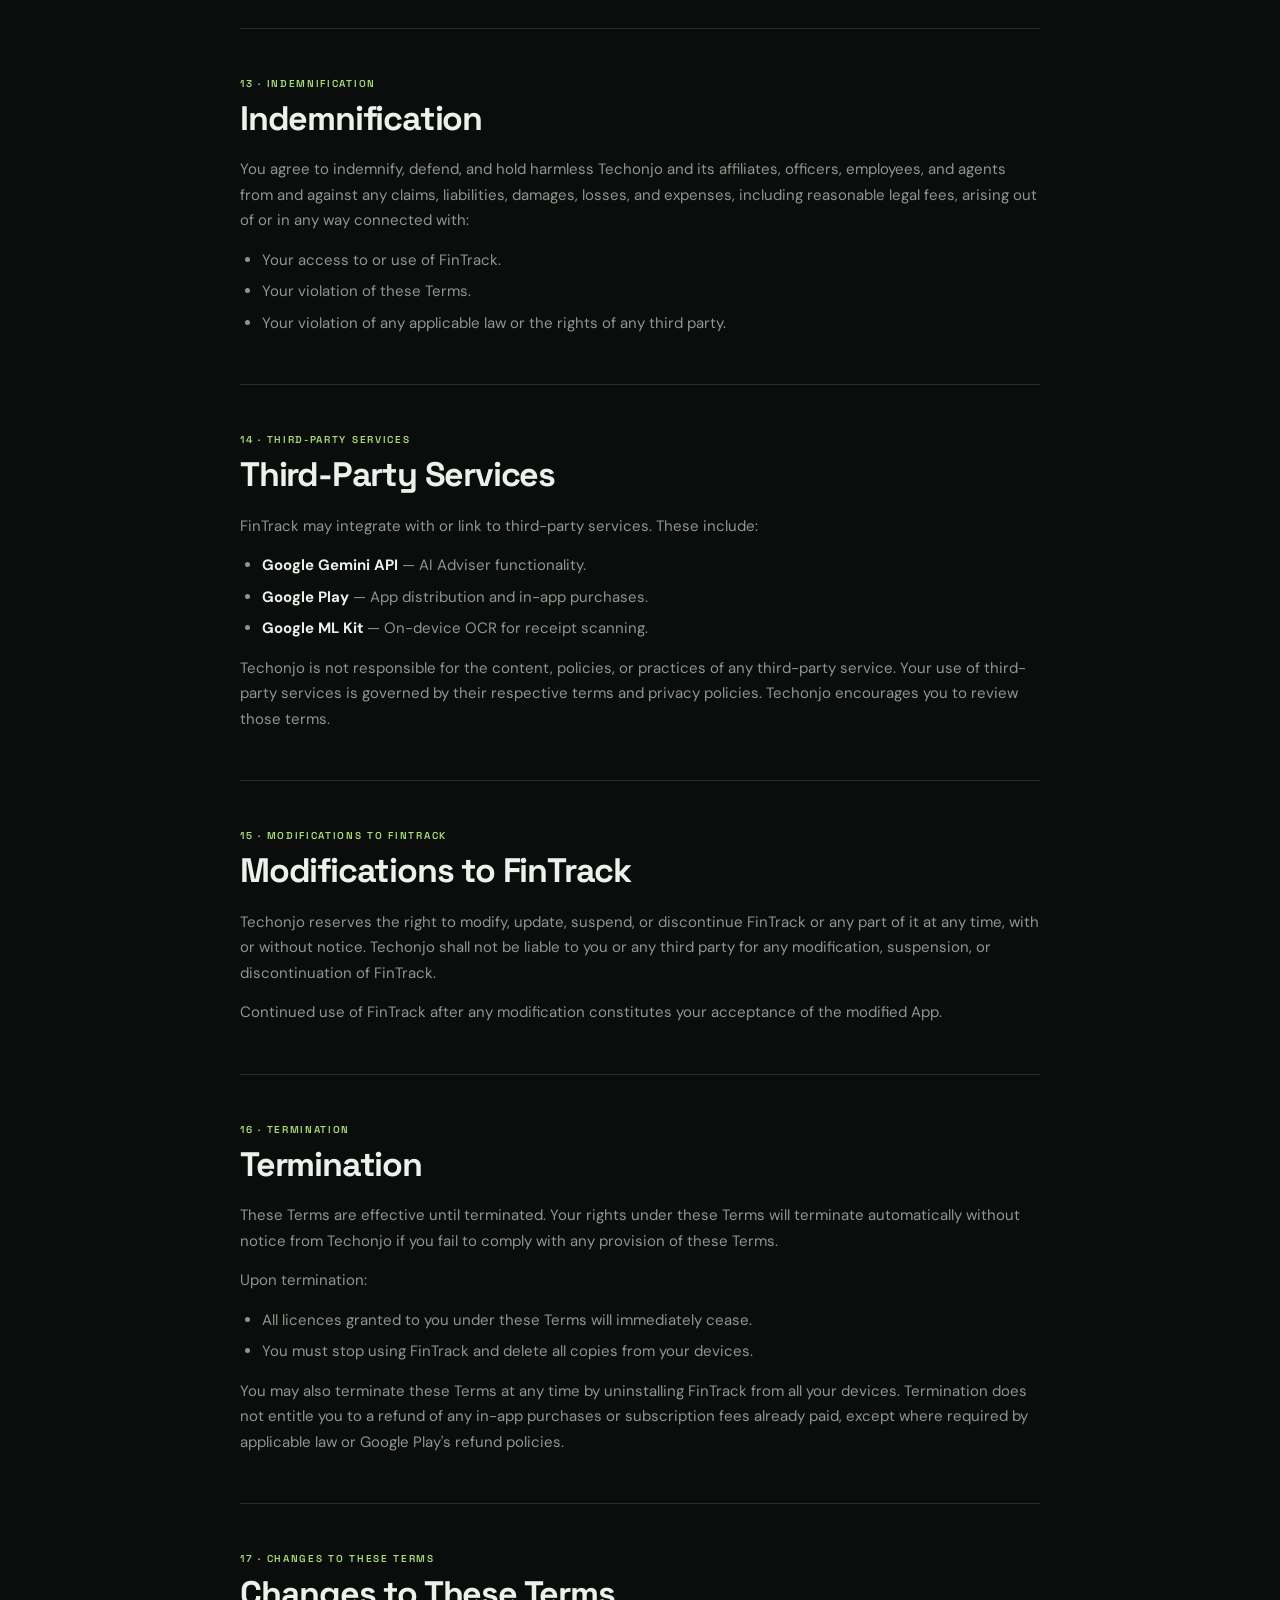
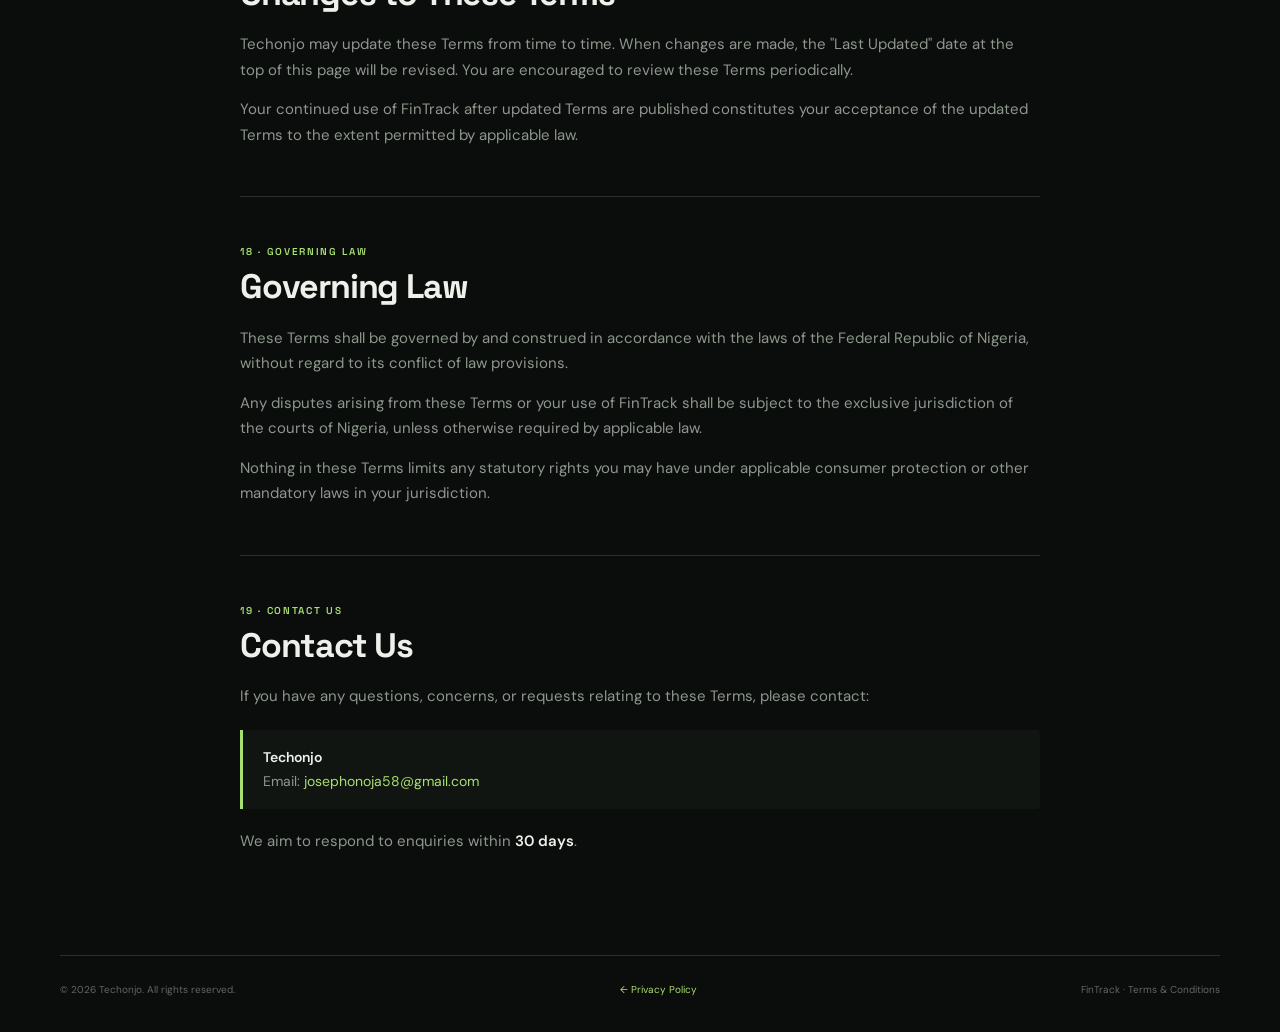
<file: fintrack-terms.html>
<!DOCTYPE html>
<html lang="en">
<head>
  <meta charset="UTF-8">
  <meta name="viewport" content="width=device-width, initial-scale=1.0">
  <meta name="description" content="FinTrack Terms and Conditions — the terms governing your use of the FinTrack personal finance app by Techonjo.">
  <title>Terms &amp; Conditions — FinTrack by Techonjo</title>
  <link rel="preconnect" href="https://fonts.googleapis.com">
  <link rel="preconnect" href="https://fonts.gstatic.com" crossorigin>
  <link href="https://fonts.googleapis.com/css2?family=DM+Sans:wght@400;500;600;700&family=Space+Grotesk:wght@500;600;700&display=swap" rel="stylesheet">
  <style>
    :root{--bg:#0a0d0b;--panel:#101511;--panel2:#151b16;--text:#eef1eb;--muted:#8e978e;--line:#29302a;--green:#a9df72;--green2:#6f9f45;--max:800px}
    *,*::before,*::after{box-sizing:border-box;margin:0;padding:0}
    html{scroll-behavior:smooth}
    body{background:var(--bg);color:var(--text);font-family:"DM Sans",sans-serif;line-height:1.7}
    a{color:var(--green);text-decoration:none}
    a:hover{text-decoration:underline}

    /* Nav */
    .nav{width:min(1160px,calc(100% - 44px));height:84px;margin:auto;border-bottom:1px solid var(--line);display:flex;align-items:center;justify-content:space-between}
    .brand{font:700 22px "Space Grotesk";letter-spacing:-1px;color:var(--green)}
    .nav-links{display:flex;gap:24px}
    .nav-links a{font-size:13px;color:#b7beb6}
    .nav-links a:hover{color:var(--green);text-decoration:none}
    .back-btn{border:1px solid var(--line);padding:9px 14px;border-radius:3px;font-size:12px;color:#b7beb6;display:flex;align-items:center;gap:6px;transition:color .2s,border-color .2s}
    .back-btn:hover{color:var(--green);border-color:var(--green);text-decoration:none}

    /* Hero banner */
    .hero-banner{border-bottom:1px solid var(--line);background:linear-gradient(145deg,#0f1a10,#0a0d0b);padding:72px 22px 64px;text-align:center}
    .hero-banner .pill{display:inline-flex;align-items:center;gap:8px;border:1px solid var(--line);border-radius:999px;padding:5px 14px;font-size:10px;font-family:"Space Grotesk",sans-serif;letter-spacing:1.6px;text-transform:uppercase;color:var(--green);margin-bottom:26px}
    .hero-banner .pill span{display:inline-block;width:6px;height:6px;border-radius:50%;background:var(--green)}
    .hero-banner h1{font:700 clamp(38px,6vw,64px) "Space Grotesk";letter-spacing:-2.5px;line-height:1;margin-bottom:18px}
    .hero-banner h1 em{font-style:normal;color:var(--green)}
    .hero-banner .meta{color:var(--muted);font-size:13px;display:flex;justify-content:center;gap:22px;flex-wrap:wrap}
    .hero-banner .meta span+span::before{content:"·";margin-right:22px;color:var(--green2)}

    /* Content */
    .doc-wrap{width:min(var(--max),calc(100% - 44px));margin:72px auto 100px}

    /* TOC */
    .toc{border:1px solid var(--line);background:var(--panel);border-radius:4px;padding:28px 32px;margin-bottom:64px}
    .toc-label{font:600 10px "Space Grotesk";letter-spacing:1.7px;text-transform:uppercase;color:var(--green);margin-bottom:18px}
    .toc ol{padding-left:20px;display:grid;grid-template-columns:1fr 1fr;gap:6px 32px}
    .toc ol li{font-size:13px}
    .toc ol li a{color:var(--muted)}
    .toc ol li a:hover{color:var(--green)}

    /* Sections */
    .doc-section{border-top:1px solid var(--line);padding-top:48px;margin-top:48px}
    .doc-section:first-of-type{border-top:none;margin-top:0;padding-top:0}
    .section-num{font:600 10px "Space Grotesk";letter-spacing:1.7px;text-transform:uppercase;color:var(--green);margin-bottom:10px}
    h2.section-title{font:700 clamp(24px,4vw,34px) "Space Grotesk";letter-spacing:-1.2px;line-height:1.1;margin-bottom:20px}
    h3.sub-title{font:600 15px "Space Grotesk";letter-spacing:-0.4px;color:var(--text);margin:28px 0 10px}
    p{color:var(--muted);font-size:15px;margin-bottom:14px}
    p:last-child{margin-bottom:0}
    p strong{color:var(--text);font-weight:600}
    ul{padding-left:22px;margin-bottom:14px}
    li{color:var(--muted);font-size:15px;margin-bottom:6px;line-height:1.7}
    li strong{color:var(--text)}

    /* Highlight */
    .highlight{border-left:3px solid var(--green);background:var(--panel);padding:16px 20px;border-radius:0 4px 4px 0;margin:20px 0}
    .highlight p{font-size:14px;margin:0}

    /* Warning box */
    .warning{border-left:3px solid #e07a3c;background:#1a1208;padding:16px 20px;border-radius:0 4px 4px 0;margin:20px 0}
    .warning p{font-size:14px;margin:0;color:#c9a87a}

    /* Footer */
    footer{width:min(1160px,calc(100% - 44px));margin:auto;border-top:1px solid var(--line);padding:25px 0 34px;color:#5f685f;font-size:10px;display:flex;justify-content:space-between;flex-wrap:wrap;gap:8px}
    footer a{color:var(--green);font-size:10px}

    /* Responsive */
    @media(max-width:640px){.toc ol{grid-template-columns:1fr}.nav-links{display:none}}
    @media(max-width:480px){.nav,footer{width:calc(100% - 28px)}.doc-wrap{width:calc(100% - 28px)}}
  </style>
</head>
<body>

  <header class="nav" role="banner">
    <a class="brand" href="index.html">Techonjo</a>
    <div class="nav-links">
      <a href="index.html#work">Work</a>
      <a href="index.html#about">About</a>
      <a href="index.html#contact">Contact</a>
    </div>
    <a class="back-btn" href="index.html">← Back to portfolio</a>
  </header>

  <div class="hero-banner" role="region" aria-label="Page header">
    <div class="pill"><span></span> Legal Document</div>
    <h1>Terms &amp; <em>Conditions</em></h1>
    <div class="meta">
      <span>FinTrack by Techonjo</span>
      <span>Effective Date: August 19, 2026</span>
      <span>Last Updated: August 19, 2026</span>
    </div>
  </div>

  <main class="doc-wrap" id="main-content">

    <nav class="toc" aria-label="Table of contents">
      <div class="toc-label">Table of Contents</div>
      <ol>
        <li><a href="#t1">Acceptance of Terms</a></li>
        <li><a href="#t2">Description of FinTrack</a></li>
        <li><a href="#t3">Eligibility</a></li>
        <li><a href="#t4">Licence to Use</a></li>
        <li><a href="#t5">Permitted &amp; Prohibited Use</a></li>
        <li><a href="#t6">SMS Transaction Tracking</a></li>
        <li><a href="#t7">AI Adviser</a></li>
        <li><a href="#t8">In-App Purchases &amp; Subscriptions</a></li>
        <li><a href="#t9">Intellectual Property</a></li>
        <li><a href="#t10">Privacy</a></li>
        <li><a href="#t11">Disclaimers</a></li>
        <li><a href="#t12">Limitation of Liability</a></li>
        <li><a href="#t13">Indemnification</a></li>
        <li><a href="#t14">Third-Party Services</a></li>
        <li><a href="#t15">Modifications to FinTrack</a></li>
        <li><a href="#t16">Termination</a></li>
        <li><a href="#t17">Changes to These Terms</a></li>
        <li><a href="#t18">Governing Law</a></li>
        <li><a href="#t19">Contact Us</a></li>
      </ol>
    </nav>

    <!-- Preamble -->
    <section class="doc-section" id="t1">
      <div class="section-num">01 · Acceptance of Terms</div>
      <h2 class="section-title">Acceptance of Terms</h2>
      <p>These Terms and Conditions <strong>("Terms")</strong> constitute a legally binding agreement between you and Techonjo <strong>("Techonjo," "we," "us," or "our")</strong> governing your access to and use of the FinTrack mobile application <strong>("FinTrack," "the App," or "the Application")</strong>.</p>
      <div class="highlight">
        <p><strong>By downloading, installing, or using FinTrack, you confirm that you have read, understood, and agree to be bound by these Terms.</strong> If you do not agree to these Terms, do not install or use FinTrack.</p>
      </div>
      <p>These Terms should be read together with our <a href="fintrack-privacy-policy.html">Privacy Policy</a>, which is incorporated into these Terms by reference.</p>
    </section>

    <!-- Description -->
    <section class="doc-section" id="t2">
      <div class="section-num">02 · Description of FinTrack</div>
      <h2 class="section-title">Description of FinTrack</h2>
      <p>FinTrack is a personal finance and productivity application developed by Techonjo. The App may provide features including, but not limited to:</p>
      <ul>
        <li>Transaction recording and categorization.</li>
        <li>Budget creation and monitoring.</li>
        <li>Savings tracking.</li>
        <li>Subscription management.</li>
        <li>Personal task and note organization.</li>
        <li>Optional SMS-based automatic transaction detection.</li>
        <li>An optional AI-powered financial adviser feature.</li>
        <li>Receipt scanning via optical character recognition (OCR).</li>
        <li>PDF and CSV data export.</li>
        <li>Local biometric app protection.</li>
      </ul>
      <p>Features may vary depending on the version of FinTrack installed and may change over time. Some features may require an active internet connection.</p>
    </section>

    <!-- Eligibility -->
    <section class="doc-section" id="t3">
      <div class="section-num">03 · Eligibility</div>
      <h2 class="section-title">Eligibility</h2>
      <p>You must be at least <strong>13 years of age</strong> to use FinTrack. By using the App, you represent and warrant that you meet this requirement.</p>
      <p>If you are using FinTrack on behalf of an organization, you represent that you have the authority to bind that organization to these Terms.</p>
    </section>

    <!-- Licence -->
    <section class="doc-section" id="t4">
      <div class="section-num">04 · Licence to Use</div>
      <h2 class="section-title">Licence to Use</h2>
      <p>Subject to your compliance with these Terms, Techonjo grants you a limited, non-exclusive, non-transferable, revocable licence to:</p>
      <ul>
        <li>Download and install FinTrack on Android devices that you own or control.</li>
        <li>Use FinTrack for your personal, non-commercial purposes.</li>
      </ul>
      <p>This licence does not include any right to sublicense, sell, resell, transfer, assign, or otherwise exploit FinTrack or any part of it.</p>
    </section>

    <!-- Permitted & Prohibited Use -->
    <section class="doc-section" id="t5">
      <div class="section-num">05 · Permitted &amp; Prohibited Use</div>
      <h2 class="section-title">Permitted &amp; Prohibited Use</h2>
      <h3 class="sub-title">5.1 Permitted Use</h3>
      <p>You may use FinTrack to manage your personal finances, budgets, savings, subscriptions, and tasks in accordance with these Terms and applicable law.</p>
      <h3 class="sub-title">5.2 Prohibited Use</h3>
      <p>You agree not to:</p>
      <ul>
        <li>Copy, modify, distribute, sell, or lease any part of FinTrack or its underlying software.</li>
        <li>Reverse engineer, decompile, or attempt to extract the source code of FinTrack.</li>
        <li>Use FinTrack in any manner that violates applicable law or regulation.</li>
        <li>Use FinTrack to process or store information belonging to third parties without their consent.</li>
        <li>Attempt to gain unauthorized access to FinTrack or its related systems.</li>
        <li>Use FinTrack for any commercial purpose without prior written consent from Techonjo.</li>
        <li>Interfere with or disrupt the integrity or performance of FinTrack or related services.</li>
      </ul>
    </section>

    <!-- SMS -->
    <section class="doc-section" id="t6">
      <div class="section-num">06 · SMS Transaction Tracking</div>
      <h2 class="section-title">SMS Transaction Tracking</h2>
      <p>FinTrack's SMS Transaction Tracking feature is optional and, when enabled, reads SMS messages from bank senders you select to automatically detect and import transaction records.</p>
      <ul>
        <li>You are solely responsible for ensuring you have the right to grant FinTrack access to SMS messages on your device.</li>
        <li>SMS processing occurs locally on your device. Techonjo does not receive or store your raw SMS content.</li>
        <li>You may disable this feature at any time through the App's settings or your device's permission manager.</li>
      </ul>
      <div class="highlight">
        <p>Using the SMS feature does not authorize FinTrack to send SMS messages on your behalf. FinTrack only reads messages; it does not compose, send, or delete SMS messages.</p>
      </div>
    </section>

    <!-- AI Adviser -->
    <section class="doc-section" id="t7">
      <div class="section-num">07 · AI Adviser</div>
      <h2 class="section-title">AI Adviser</h2>
      <p>The AI Adviser is an optional feature that transmits certain financial information to third-party AI services to generate personalized insights.</p>
      <h3 class="sub-title">7.1 Nature of AI Advice</h3>
      <div class="warning">
        <p><strong>The AI Adviser is not a substitute for professional financial advice.</strong> AI-generated responses are provided for general informational purposes only and may contain errors, omissions, or inaccurate information. You should independently verify all financial information and consult a qualified financial professional before making significant financial decisions.</p>
      </div>
      <h3 class="sub-title">7.2 Your Responsibility</h3>
      <p>By using the AI Adviser, you acknowledge and agree that:</p>
      <ul>
        <li>You use AI-generated insights at your own risk.</li>
        <li>Techonjo is not liable for any financial loss or damage arising from reliance on AI-generated responses.</li>
        <li>Information you submit to the AI Adviser may be transmitted to and processed by third-party AI services, including Google Gemini API.</li>
      </ul>
      <h3 class="sub-title">7.3 Third-Party AI Terms</h3>
      <p>Your use of the AI Adviser is also subject to the applicable terms and policies of the underlying AI services. We encourage you to review the terms of any applicable third-party AI service.</p>
    </section>

    <!-- In-App Purchases -->
    <section class="doc-section" id="t8">
      <div class="section-num">08 · In-App Purchases &amp; Subscriptions</div>
      <h2 class="section-title">In-App Purchases &amp; Subscriptions</h2>
      <p>FinTrack may offer optional in-app purchases or subscriptions that unlock additional features. Where such purchases are available:</p>
      <ul>
        <li>All purchases are processed through <strong>Google Play</strong> and are subject to Google Play's terms and refund policies.</li>
        <li>Subscription fees are charged to your Google Play account at the start of each billing period.</li>
        <li>Subscriptions automatically renew unless cancelled at least 24 hours before the end of the current billing period.</li>
        <li>You can manage and cancel subscriptions through your Google Play account settings.</li>
        <li>Techonjo does not process payment card information directly.</li>
      </ul>
      <p>Prices for in-app purchases may change. Techonjo will provide reasonable notice of price changes where required by applicable law or platform policy.</p>
    </section>

    <!-- IP -->
    <section class="doc-section" id="t9">
      <div class="section-num">09 · Intellectual Property</div>
      <h2 class="section-title">Intellectual Property</h2>
      <p>FinTrack, including its design, code, graphics, features, and content created by Techonjo, is the intellectual property of Techonjo and is protected by applicable intellectual property laws.</p>
      <p>These Terms do not transfer any intellectual property rights to you. You may not use Techonjo's name, logo, or trademarks without prior written consent.</p>
      <p><strong>Your data remains yours.</strong> Techonjo does not claim ownership of the financial data, notes, or other content you create or import within FinTrack.</p>
    </section>

    <!-- Privacy -->
    <section class="doc-section" id="t10">
      <div class="section-num">10 · Privacy</div>
      <h2 class="section-title">Privacy</h2>
      <p>Your use of FinTrack is subject to our <a href="fintrack-privacy-policy.html">Privacy Policy</a>, which describes how we handle information in connection with FinTrack. By using FinTrack, you agree to the practices described in the Privacy Policy.</p>
      <p>FinTrack is designed to store most of your financial information locally on your device. Please review the Privacy Policy for full details.</p>
    </section>

    <!-- Disclaimers -->
    <section class="doc-section" id="t11">
      <div class="section-num">11 · Disclaimers</div>
      <h2 class="section-title">Disclaimers</h2>
      <div class="warning">
        <p><strong>FinTrack is provided "as is" and "as available" without warranties of any kind, express or implied.</strong> To the fullest extent permitted by applicable law, Techonjo disclaims all warranties, including implied warranties of merchantability, fitness for a particular purpose, and non-infringement.</p>
      </div>
      <p>Techonjo does not warrant that:</p>
      <ul>
        <li>FinTrack will be uninterrupted, error-free, or free of viruses or other harmful components.</li>
        <li>Any results obtained through the use of FinTrack will be accurate or reliable.</li>
        <li>Defects in FinTrack will be corrected.</li>
      </ul>
      <p>FinTrack is a personal finance tracking tool and does not constitute financial, investment, legal, or tax advice.</p>
    </section>

    <!-- Limitation of Liability -->
    <section class="doc-section" id="t12">
      <div class="section-num">12 · Limitation of Liability</div>
      <h2 class="section-title">Limitation of Liability</h2>
      <p>To the fullest extent permitted by applicable law, Techonjo and its affiliates, officers, employees, agents, and licensors shall not be liable for any:</p>
      <ul>
        <li>Indirect, incidental, special, consequential, or punitive damages.</li>
        <li>Loss of profits, data, goodwill, or other intangible losses.</li>
        <li>Damages resulting from your use of or inability to use FinTrack.</li>
        <li>Damages resulting from unauthorized access to or alteration of your data.</li>
        <li>Damages arising from reliance on AI-generated financial advice.</li>
      </ul>
      <p>In jurisdictions that do not allow the exclusion or limitation of liability for certain types of damages, Techonjo's liability shall be limited to the maximum extent permitted by law.</p>
    </section>

    <!-- Indemnification -->
    <section class="doc-section" id="t13">
      <div class="section-num">13 · Indemnification</div>
      <h2 class="section-title">Indemnification</h2>
      <p>You agree to indemnify, defend, and hold harmless Techonjo and its affiliates, officers, employees, and agents from and against any claims, liabilities, damages, losses, and expenses, including reasonable legal fees, arising out of or in any way connected with:</p>
      <ul>
        <li>Your access to or use of FinTrack.</li>
        <li>Your violation of these Terms.</li>
        <li>Your violation of any applicable law or the rights of any third party.</li>
      </ul>
    </section>

    <!-- Third-Party Services -->
    <section class="doc-section" id="t14">
      <div class="section-num">14 · Third-Party Services</div>
      <h2 class="section-title">Third-Party Services</h2>
      <p>FinTrack may integrate with or link to third-party services. These include:</p>
      <ul>
        <li><strong>Google Gemini API</strong> — AI Adviser functionality.</li>
        <li><strong>Google Play</strong> — App distribution and in-app purchases.</li>
        <li><strong>Google ML Kit</strong> — On-device OCR for receipt scanning.</li>
      </ul>
      <p>Techonjo is not responsible for the content, policies, or practices of any third-party service. Your use of third-party services is governed by their respective terms and privacy policies. Techonjo encourages you to review those terms.</p>
    </section>

    <!-- Modifications to FinTrack -->
    <section class="doc-section" id="t15">
      <div class="section-num">15 · Modifications to FinTrack</div>
      <h2 class="section-title">Modifications to FinTrack</h2>
      <p>Techonjo reserves the right to modify, update, suspend, or discontinue FinTrack or any part of it at any time, with or without notice. Techonjo shall not be liable to you or any third party for any modification, suspension, or discontinuation of FinTrack.</p>
      <p>Continued use of FinTrack after any modification constitutes your acceptance of the modified App.</p>
    </section>

    <!-- Termination -->
    <section class="doc-section" id="t16">
      <div class="section-num">16 · Termination</div>
      <h2 class="section-title">Termination</h2>
      <p>These Terms are effective until terminated. Your rights under these Terms will terminate automatically without notice from Techonjo if you fail to comply with any provision of these Terms.</p>
      <p>Upon termination:</p>
      <ul>
        <li>All licences granted to you under these Terms will immediately cease.</li>
        <li>You must stop using FinTrack and delete all copies from your devices.</li>
      </ul>
      <p>You may also terminate these Terms at any time by uninstalling FinTrack from all your devices. Termination does not entitle you to a refund of any in-app purchases or subscription fees already paid, except where required by applicable law or Google Play's refund policies.</p>
    </section>

    <!-- Changes to Terms -->
    <section class="doc-section" id="t17">
      <div class="section-num">17 · Changes to These Terms</div>
      <h2 class="section-title">Changes to These Terms</h2>
      <p>Techonjo may update these Terms from time to time. When changes are made, the "Last Updated" date at the top of this page will be revised. You are encouraged to review these Terms periodically.</p>
      <p>Your continued use of FinTrack after updated Terms are published constitutes your acceptance of the updated Terms to the extent permitted by applicable law.</p>
    </section>

    <!-- Governing Law -->
    <section class="doc-section" id="t18">
      <div class="section-num">18 · Governing Law</div>
      <h2 class="section-title">Governing Law</h2>
      <p>These Terms shall be governed by and construed in accordance with the laws of the Federal Republic of Nigeria, without regard to its conflict of law provisions.</p>
      <p>Any disputes arising from these Terms or your use of FinTrack shall be subject to the exclusive jurisdiction of the courts of Nigeria, unless otherwise required by applicable law.</p>
      <p>Nothing in these Terms limits any statutory rights you may have under applicable consumer protection or other mandatory laws in your jurisdiction.</p>
    </section>

    <!-- Contact -->
    <section class="doc-section" id="t19">
      <div class="section-num">19 · Contact Us</div>
      <h2 class="section-title">Contact Us</h2>
      <p>If you have any questions, concerns, or requests relating to these Terms, please contact:</p>
      <div class="highlight">
        <p><strong>Techonjo</strong><br>Email: <a href="mailto:josephonoja58@gmail.com">josephonoja58@gmail.com</a></p>
      </div>
      <p>We aim to respond to enquiries within <strong>30 days</strong>.</p>
    </section>

  </main>

  <footer role="contentinfo">
    <span>© 2026 Techonjo. All rights reserved.</span>
    <span><a href="fintrack-privacy-policy.html">← Privacy Policy</a></span>
    <span>FinTrack · Terms &amp; Conditions</span>
  </footer>

</body>
</html>
</file>
<file: styles.css>
/* ── CSS Reset & Design Tokens ───────────────────────────────── */
:root {
  --bg: #ffffff;
  --bg-subtle: #f8fafc;
  --bg-card: #f8fafc;
  --border-subtle: #eaecf0;
  --border-card: #f1f5f9;
  --text-main: #101828;
  --text-body: #475467;
  --text-muted: #667085;
  --primary: #155eef;
  --primary-hover: #1048b9;
  --primary-subtle: #eff4ff;
  --visual-bg: #edf1f5;
  --phone-border: #1a1f2c;
  --web-card-bg: #ffffff;
  --web-card-border: #eaecf0;
  --table-border: #f1f3f5;
  --nav-bg: rgba(255, 255, 255, 0.92);
  --shadow-card: 0 4px 14px rgba(0, 0, 0, 0.04);
  --grid-dot: rgba(16, 24, 40, 0.06);
  --max-w: 1040px;
  --font-heading: "Plus Jakarta Sans", "Inter", -apple-system, BlinkMacSystemFont, sans-serif;
  --font-body: "Inter", -apple-system, BlinkMacSystemFont, "Segoe UI", Roboto, sans-serif;
  --font-mono: "Space Grotesk", monospace;
}

/* ── Dark Mode Theme Variables ──────────────────────────────── */
[data-theme="dark"] {
  --bg: #0a0d14;
  --bg-subtle: #0f1420;
  --bg-card: #111726;
  --border-subtle: #1e2638;
  --border-card: #1c2436;
  --text-main: #f8fafc;
  --text-body: #94a3b8;
  --text-muted: #64748b;
  --primary: #3b82f6;
  --primary-hover: #60a5fa;
  --primary-subtle: rgba(59, 130, 246, 0.12);
  --visual-bg: #090e18;
  --phone-border: #2a3449;
  --web-card-bg: #111726;
  --web-card-border: #1e2638;
  --table-border: #1e2638;
  --nav-bg: rgba(10, 13, 20, 0.92);
  --shadow-card: 0 8px 24px rgba(0, 0, 0, 0.35);
  --grid-dot: rgba(255, 255, 255, 0.05);
}

* {
  box-sizing: border-box;
  margin: 0;
  padding: 0;
}

html {
  scroll-behavior: smooth;
  transition: background-color 0.3s ease, color 0.3s ease;
}

body {
  background-color: var(--bg);
  color: var(--text-main);
  font-family: var(--font-body);
  line-height: 1.5;
  -webkit-font-smoothing: antialiased;
  transition: background-color 0.3s ease, color 0.3s ease;
  overflow-x: hidden;
}

/* Subtle Architectural Blueprint Background */
body.blueprint-grid {
  background-image: radial-gradient(var(--grid-dot) 1px, transparent 1px);
  background-size: 28px 28px;
}

a {
  color: inherit;
  text-decoration: none;
}

img {
  max-width: 100%;
  display: block;
}

/* ── Toast Notification ─────────────────────────────────────── */
.toast {
  position: fixed;
  bottom: 28px;
  right: 28px;
  background: var(--text-main);
  color: var(--bg);
  padding: 12px 18px;
  border-radius: 8px;
  font-size: 13px;
  font-weight: 600;
  display: flex;
  align-items: center;
  gap: 8px;
  box-shadow: 0 10px 30px rgba(0, 0, 0, 0.25);
  transform: translateY(80px);
  opacity: 0;
  transition: all 0.25s cubic-bezier(0.16, 1, 0.3, 1);
  z-index: 1000;
  pointer-events: none;
}

.toast.show {
  transform: translateY(0);
  opacity: 1;
}

.toast-icon {
  color: #10b981;
  font-weight: 800;
}

/* ── Container ──────────────────────────────────────────────── */
.container {
  width: min(var(--max-w), calc(100% - 48px));
  margin: 0 auto;
}

/* ── Navigation ─────────────────────────────────────────────── */
.nav-wrapper {
  position: sticky;
  top: 0;
  background: var(--nav-bg);
  backdrop-filter: blur(10px);
  z-index: 50;
  border-bottom: 1px solid var(--border-subtle);
  transition: background-color 0.3s ease, border-color 0.3s ease;
}

.nav-inner {
  width: min(var(--max-w), calc(100% - 48px));
  height: 72px;
  margin: 0 auto;
  display: flex;
  align-items: center;
  justify-content: space-between;
}

.brand {
  font-family: var(--font-heading);
  font-weight: 700;
  font-size: 19px;
  letter-spacing: -0.02em;
  color: var(--text-main);
}

.nav-right {
  display: flex;
  align-items: center;
  gap: 20px;
}

.nav-links {
  display: flex;
  gap: 26px;
}

.nav-links a {
  font-size: 14px;
  font-weight: 500;
  color: var(--text-body);
  transition: color 0.15s ease;
  position: relative;
}

.nav-links a:hover {
  color: var(--primary);
}

/* ── Theme Switcher Button ──────────────────────────────────── */
.theme-toggle {
  background: var(--bg-card);
  border: 1px solid var(--border-subtle);
  color: var(--text-main);
  width: 38px;
  height: 38px;
  border-radius: 50%;
  display: inline-flex;
  align-items: center;
  justify-content: center;
  cursor: pointer;
  position: relative;
  transition: all 0.2s ease;
}

.theme-toggle:hover {
  border-color: var(--primary);
  transform: rotate(15deg);
}

.sun-icon, .moon-icon {
  position: absolute;
  transition: transform 0.3s cubic-bezier(0.34, 1.56, 0.64, 1), opacity 0.2s ease;
}

[data-theme="light"] .sun-icon {
  opacity: 1;
  transform: scale(1) rotate(0deg);
}
[data-theme="light"] .moon-icon {
  opacity: 0;
  transform: scale(0.4) rotate(90deg);
}

[data-theme="dark"] .sun-icon {
  opacity: 0;
  transform: scale(0.4) rotate(-90deg);
}
[data-theme="dark"] .moon-icon {
  opacity: 1;
  transform: scale(1) rotate(0deg);
}

.hamburger {
  display: none;
  flex-direction: column;
  gap: 5px;
  background: none;
  border: none;
  cursor: pointer;
  padding: 8px;
}

.hamburger span {
  width: 20px;
  height: 2px;
  background: var(--text-main);
  border-radius: 2px;
  transition: all 0.25s;
}

/* ── Mobile Nav Overlay ─────────────────────────────────────── */
.mobile-nav {
  display: none;
  position: fixed;
  inset: 0;
  background: var(--bg);
  z-index: 100;
  flex-direction: column;
  align-items: center;
  justify-content: center;
  gap: 26px;
}

.mobile-nav.open {
  display: flex;
}

.mobile-nav a {
  font-family: var(--font-heading);
  font-size: 26px;
  font-weight: 700;
  color: var(--text-main);
}

.mobile-nav a:hover {
  color: var(--primary);
}

.mob-theme-toggle {
  background: var(--bg-card);
  border: 1px solid var(--border-subtle);
  color: var(--text-main);
  font-family: var(--font-body);
  font-size: 14px;
  font-weight: 600;
  padding: 10px 18px;
  border-radius: 20px;
  cursor: pointer;
  margin-top: 10px;
  display: inline-flex;
  align-items: center;
  gap: 8px;
}

.live-time-svg {
  display: inline-block;
  vertical-align: -1px;
  margin-right: 4px;
  color: var(--primary);
}

.mobile-nav .mob-email {
  font-size: 15px;
  font-weight: 600;
  color: var(--primary);
}

.mobile-nav .close-btn {
  position: absolute;
  top: 24px;
  right: 24px;
  font-size: 24px;
  background: none;
  border: none;
  color: var(--text-main);
  cursor: pointer;
}

/* ── Hero Section ───────────────────────────────────────────── */
.hero-section {
  padding: 58px 0 50px;
}

.hero-grid {
  display: grid;
  grid-template-columns: 1.25fr 0.75fr;
  gap: 60px;
  align-items: center;
}

/* Status Pill */
.status-pill {
  display: inline-flex;
  align-items: center;
  gap: 8px;
  background: var(--primary-subtle);
  border: 1px solid rgba(21, 94, 239, 0.2);
  color: var(--primary);
  font-size: 12px;
  font-weight: 600;
  padding: 5px 12px;
  border-radius: 20px;
  margin-bottom: 20px;
}

.pulse-dot {
  width: 7px;
  height: 7px;
  border-radius: 50%;
  background: #10b981;
  box-shadow: 0 0 0 0 rgba(16, 185, 129, 0.7);
  animation: pulseBeacon 2s infinite;
}

@keyframes pulseBeacon {
  0% { box-shadow: 0 0 0 0 rgba(16, 185, 129, 0.7); }
  70% { box-shadow: 0 0 0 8px rgba(16, 185, 129, 0); }
  100% { box-shadow: 0 0 0 0 rgba(16, 185, 129, 0); }
}

.hero-title {
  font-family: var(--font-heading);
  font-size: clamp(38px, 4.8vw, 56px);
  font-weight: 800;
  line-height: 1.08;
  letter-spacing: -0.035em;
  color: var(--text-main);
  margin-bottom: 20px;
}

.hero-lead {
  font-size: 15px;
  line-height: 1.68;
  color: var(--text-body);
  max-width: 500px;
  margin-bottom: 28px;
}

.hero-actions {
  display: flex;
  align-items: center;
  gap: 14px;
  flex-wrap: wrap;
}

.btn {
  display: inline-flex;
  align-items: center;
  justify-content: center;
  font-family: var(--font-body);
  font-size: 14px;
  font-weight: 600;
  border-radius: 6px;
  transition: all 0.2s cubic-bezier(0.16, 1, 0.3, 1);
  cursor: pointer;
}

.btn-primary {
  background: var(--primary);
  color: #ffffff;
  padding: 11px 22px;
  border: 1px solid transparent;
}

.btn-primary:hover {
  background: var(--primary-hover);
  transform: translateY(-1px);
}

.btn-copy {
  background: var(--bg-card);
  border: 1px solid var(--border-subtle);
  color: var(--text-main);
  padding: 10px 18px;
  gap: 8px;
  transition: all 0.2s ease;
}

.btn-copy:hover {
  border-color: var(--primary);
  color: var(--primary);
  background: var(--primary-subtle);
}

.btn-copy:active {
  transform: scale(0.97);
}

.copy-svg {
  opacity: 0.6;
  transition: opacity 0.2s;
}

.btn-copy:hover .copy-svg {
  opacity: 1;
}

.hero-portrait-col {
  justify-self: end;
  width: 100%;
  max-width: 320px;
}

.portrait-card {
  width: 100%;
  aspect-ratio: 1 / 1.08;
  border-radius: 14px;
  overflow: hidden;
  background: var(--bg-subtle);
  border: 1px solid var(--border-subtle);
  box-shadow: var(--shadow-card);
  transition: transform 0.3s ease, box-shadow 0.3s ease;
}

.portrait-card:hover {
  transform: translateY(-3px);
}

.portrait-card img {
  width: 100%;
  height: 100%;
  object-fit: cover;
  object-position: center top;
}

.portrait-caption {
  margin-top: 12px;
}

.portrait-caption strong {
  display: block;
  font-size: 13px;
  font-weight: 700;
  color: var(--text-main);
}

.portrait-caption span {
  display: block;
  font-size: 12px;
  color: var(--text-muted);
  margin-top: 2px;
}

/* ── Stats Section ──────────────────────────────────────────── */
.stats-section {
  border-top: 1px solid var(--border-subtle);
  border-bottom: 1px solid var(--border-subtle);
  padding: 26px 0;
  margin-bottom: 40px;
  transition: border-color 0.3s ease;
}

.stats-grid {
  display: grid;
  grid-template-columns: repeat(4, 1fr);
  gap: 24px;
}

.stat-item {
  display: flex;
  flex-direction: column;
}

.stat-title {
  font-family: var(--font-heading);
  font-size: 13px;
  font-weight: 700;
  color: var(--text-main);
  margin-bottom: 3px;
}

.stat-desc {
  font-size: 12px;
  color: var(--text-muted);
  line-height: 1.4;
}

/* ── Interactive Filter Bar ─────────────────────────────────── */
.filter-section {
  margin-bottom: 32px;
}

.filter-container {
  display: flex;
  justify-content: flex-start;
}

.filter-pills {
  display: inline-flex;
  background: var(--bg-card);
  padding: 4px;
  border-radius: 30px;
  border: 1px solid var(--border-subtle);
  gap: 4px;
}

.filter-btn {
  background: transparent;
  border: none;
  font-family: var(--font-body);
  font-size: 13px;
  font-weight: 600;
  color: var(--text-muted);
  padding: 6px 14px;
  border-radius: 20px;
  cursor: pointer;
  transition: all 0.2s cubic-bezier(0.16, 1, 0.3, 1);
  display: inline-flex;
  align-items: center;
  gap: 6px;
}

.filter-btn:hover {
  color: var(--text-main);
}

.filter-btn.active {
  background: var(--text-main);
  color: var(--bg);
  box-shadow: 0 2px 6px rgba(0, 0, 0, 0.1);
}

.filter-count {
  font-size: 11px;
  opacity: 0.65;
  font-family: var(--font-mono);
}

/* ── Section Headers ────────────────────────────────────────── */
.section-header {
  display: flex;
  justify-content: space-between;
  align-items: baseline;
  margin-bottom: 28px;
}

.section-header h2 {
  font-family: var(--font-heading);
  font-size: 26px;
  font-weight: 700;
  letter-spacing: -0.025em;
  color: var(--text-main);
}

.section-tagline {
  font-size: 13px;
  color: var(--text-muted);
  margin-top: 2px;
}

.section-badge {
  font-family: var(--font-mono);
  font-size: 11px;
  font-weight: 600;
  color: var(--text-muted);
  border: 1px solid var(--border-subtle);
  padding: 3px 8px;
  border-radius: 4px;
}

.project-group {
  transition: opacity 0.3s ease, transform 0.3s ease;
}

.project-group.is-hidden {
  display: none;
}

/* Project Number & Meta Tag */
.project-tag-num {
  font-family: var(--font-mono);
  font-size: 10px;
  font-weight: 700;
  letter-spacing: 1px;
  color: var(--primary);
  text-transform: uppercase;
  margin-bottom: 6px;
}

/* Tags Row */
.tags-row {
  display: flex;
  gap: 6px;
  flex-wrap: wrap;
  margin-top: 10px;
}

.pill-tag {
  font-size: 11px;
  font-weight: 500;
  padding: 2px 8px;
  border-radius: 4px;
  background: var(--bg-subtle);
  border: 1px solid var(--border-subtle);
  color: var(--text-body);
}

/* ── Mobile Apps Section ────────────────────────────────────── */
.work-section {
  margin-bottom: 64px;
}

.apps-list {
  display: flex;
  flex-direction: column;
  gap: 28px;
}

.app-card {
  background: var(--bg-card);
  border: 1px solid var(--border-card);
  border-radius: 16px;
  padding: 24px 28px;
  display: grid;
  grid-template-columns: 380px 1fr;
  gap: 40px;
  align-items: center;
  transition: transform 0.25s ease, box-shadow 0.25s ease, border-color 0.25s ease;
  will-change: transform;
}

.app-card:hover {
  border-color: var(--border-subtle);
  box-shadow: var(--shadow-card);
}

.app-visual {
  background: var(--visual-bg);
  border-radius: 12px;
  padding: 22px 18px;
  display: flex;
  justify-content: center;
  align-items: center;
  gap: 16px;
  transition: background-color 0.3s ease;
}

.phone-frame {
  width: 132px;
  height: 250px;
  border-radius: 22px;
  border: 4px solid var(--phone-border);
  overflow: hidden;
  background: #111;
  box-shadow: 0 10px 20px -5px rgba(0, 0, 0, 0.25), 0 4px 6px -3px rgba(0, 0, 0, 0.15);
  flex-shrink: 0;
  position: relative;
  cursor: pointer;
  transition: transform 0.35s cubic-bezier(0.16, 1, 0.3, 1), box-shadow 0.3s ease, border-color 0.3s ease;
}

/* Realistic Phone Notch */
.phone-notch {
  width: 34px;
  height: 4px;
  background: #2a3449;
  border-radius: 3px;
  position: absolute;
  top: 6px;
  left: 50%;
  transform: translateX(-50%);
  z-index: 5;
}

.phone-frame:hover {
  transform: translateY(-8px) scale(1.03);
  z-index: 10;
  box-shadow: 0 16px 30px -6px rgba(0, 0, 0, 0.35);
}

.phone-frame img {
  width: 100%;
  height: 100%;
  object-fit: cover;
}

.app-info h3 {
  font-family: var(--font-heading);
  font-size: 20px;
  font-weight: 700;
  letter-spacing: -0.015em;
  color: var(--text-main);
  margin-bottom: 8px;
}

.app-info p {
  font-size: 14px;
  line-height: 1.6;
  color: var(--text-body);
  max-width: 440px;
  margin-bottom: 12px;
}

.app-links {
  display: flex;
  gap: 14px;
  margin-top: 14px;
  flex-wrap: wrap;
}

.app-links a {
  font-size: 12px;
  font-weight: 500;
  color: var(--primary);
  text-decoration: underline;
  text-underline-offset: 3px;
  transition: color 0.15s;
}

.app-links a:hover {
  color: var(--primary-hover);
}

/* ── Websites Section ───────────────────────────────────────── */
.websites-section {
  border-top: 1px solid var(--border-subtle);
  padding-top: 56px;
  margin-bottom: 64px;
  transition: border-color 0.3s ease;
}

.websites-grid {
  display: grid;
  grid-template-columns: 1fr 1fr;
  gap: 18px;
}

.web-card {
  background: var(--web-card-bg);
  border: 1px solid var(--web-card-border);
  border-radius: 12px;
  padding: 24px;
  display: flex;
  flex-direction: column;
  justify-content: space-between;
  min-height: 190px;
  transition: border-color 0.2s, box-shadow 0.2s, transform 0.2s;
}

.web-card:hover {
  border-color: var(--primary);
  box-shadow: var(--shadow-card);
  transform: translateY(-2px);
}

.web-card h3 {
  font-family: var(--font-heading);
  font-size: 17px;
  font-weight: 700;
  color: var(--text-main);
  margin-bottom: 8px;
  letter-spacing: -0.01em;
}

.web-card p {
  font-size: 13px;
  line-height: 1.58;
  color: var(--text-body);
  margin-bottom: 12px;
}

.web-link {
  font-size: 13px;
  font-weight: 600;
  color: var(--primary);
  margin-top: 18px;
  display: inline-flex;
  align-items: center;
  transition: color 0.15s;
}

.web-link:hover {
  color: var(--primary-hover);
  text-decoration: underline;
}

/* ── About Section ──────────────────────────────────── */
.about-section {
  border-top: 1px solid var(--border-subtle);
  padding-top: 56px;
  margin-bottom: 72px;
  transition: border-color 0.3s ease;
}

.about-grid {
  display: grid;
  grid-template-columns: 200px 1fr;
  gap: 48px;
}

.about-left h2 {
  font-family: var(--font-heading);
  font-size: 26px;
  font-weight: 700;
  color: var(--text-main);
  letter-spacing: -0.02em;
}

.about-subhead {
  font-size: 12px;
  color: var(--text-muted);
  display: block;
  margin-top: 4px;
}

.about-lead {
  font-size: 15px;
  line-height: 1.7;
  color: var(--text-main);
  font-weight: 500;
  margin-bottom: 32px;
  max-width: 620px;
}

.skills-table {
  border-top: 1px solid var(--border-subtle);
}

.skill-row {
  display: grid;
  grid-template-columns: 110px 1fr;
  padding: 13px 0;
  border-bottom: 1px solid var(--table-border);
  font-size: 13px;
  align-items: center;
}

.skill-label {
  font-weight: 600;
  color: var(--text-main);
}

.skill-value {
  color: var(--text-body);
}

/* ── Dark Footer / Contact ──────────────────────────────────── */
.footer-dark {
  background: #050811;
  color: #ffffff;
  padding: 72px 0 36px;
  border-top: 1px solid #141c2c;
}

.footer-top {
  margin-bottom: 48px;
}

.footer-heading {
  font-family: var(--font-heading);
  font-size: clamp(34px, 4.5vw, 50px);
  font-weight: 800;
  line-height: 1.08;
  letter-spacing: -0.03em;
  margin-bottom: 24px;
}

.footer-email-box {
  margin-bottom: 18px;
}

.footer-email-btn {
  background: rgba(255, 255, 255, 0.05);
  border: 1px solid #1e293b;
  color: #528bff;
  font-family: var(--font-heading);
  font-size: clamp(17px, 2.4vw, 24px);
  font-weight: 600;
  padding: 10px 18px;
  border-radius: 8px;
  cursor: pointer;
  display: inline-flex;
  align-items: center;
  gap: 12px;
  transition: all 0.2s ease;
}

.footer-email-btn:hover {
  background: rgba(82, 139, 255, 0.12);
  border-color: #528bff;
  color: #82aeff;
}

.copy-badge {
  font-size: 11px;
  font-family: var(--font-body);
  font-weight: 600;
  background: rgba(82, 139, 255, 0.2);
  padding: 3px 8px;
  border-radius: 4px;
  color: #ffffff;
}

.footer-contacts {
  display: flex;
  align-items: center;
  gap: 12px;
  font-size: 13px;
  color: #94a3b8;
}

.footer-contacts a {
  color: #94a3b8;
  transition: color 0.15s;
}

.footer-contacts a:hover {
  color: #ffffff;
}

.footer-sep {
  color: #475569;
}

.footer-bottom {
  border-top: 1px solid #141c2c;
  padding-top: 24px;
  font-size: 12px;
  color: #64748b;
  display: flex;
  justify-content: space-between;
  align-items: center;
  flex-wrap: wrap;
  gap: 12px;
}

.footer-shortcuts {
  font-size: 11px;
  color: #64748b;
}

kbd {
  background: #111827;
  border: 1px solid #374151;
  color: #e5e7eb;
  padding: 2px 6px;
  border-radius: 4px;
  font-family: monospace;
  font-size: 10px;
}

/* ── Responsive Media Queries ───────────────────────────────── */
@media (max-width: 900px) {
  .hero-grid {
    grid-template-columns: 1fr;
    gap: 40px;
  }

  .hero-portrait-col {
    justify-self: start;
    max-width: 260px;
  }

  .app-card {
    grid-template-columns: 1fr;
    gap: 24px;
    padding: 20px;
  }

  .app-visual {
    padding: 18px 12px;
  }

  .websites-grid {
    grid-template-columns: 1fr;
  }

  .about-grid {
    grid-template-columns: 1fr;
    gap: 20px;
  }

  .stats-grid {
    grid-template-columns: repeat(2, 1fr);
    gap: 18px;
  }
}

@media (max-width: 640px) {
  .nav-links {
    display: none;
  }

  .hamburger {
    display: flex;
  }

  .section-header {
    flex-direction: column;
    align-items: flex-start;
    gap: 6px;
  }

  .phone-frame {
    width: 110px;
    height: 215px;
    border-radius: 18px;
    border-width: 3.5px;
  }

  .hero-title {
    font-size: 36px;
  }

  .stats-grid {
    grid-template-columns: 1fr;
    gap: 14px;
  }

  .footer-contacts {
    flex-direction: column;
    align-items: flex-start;
    gap: 8px;
  }

  .footer-sep {
    display: none;
  }

  .footer-bottom {
    flex-direction: column;
    align-items: flex-start;
  }
}
</file>
